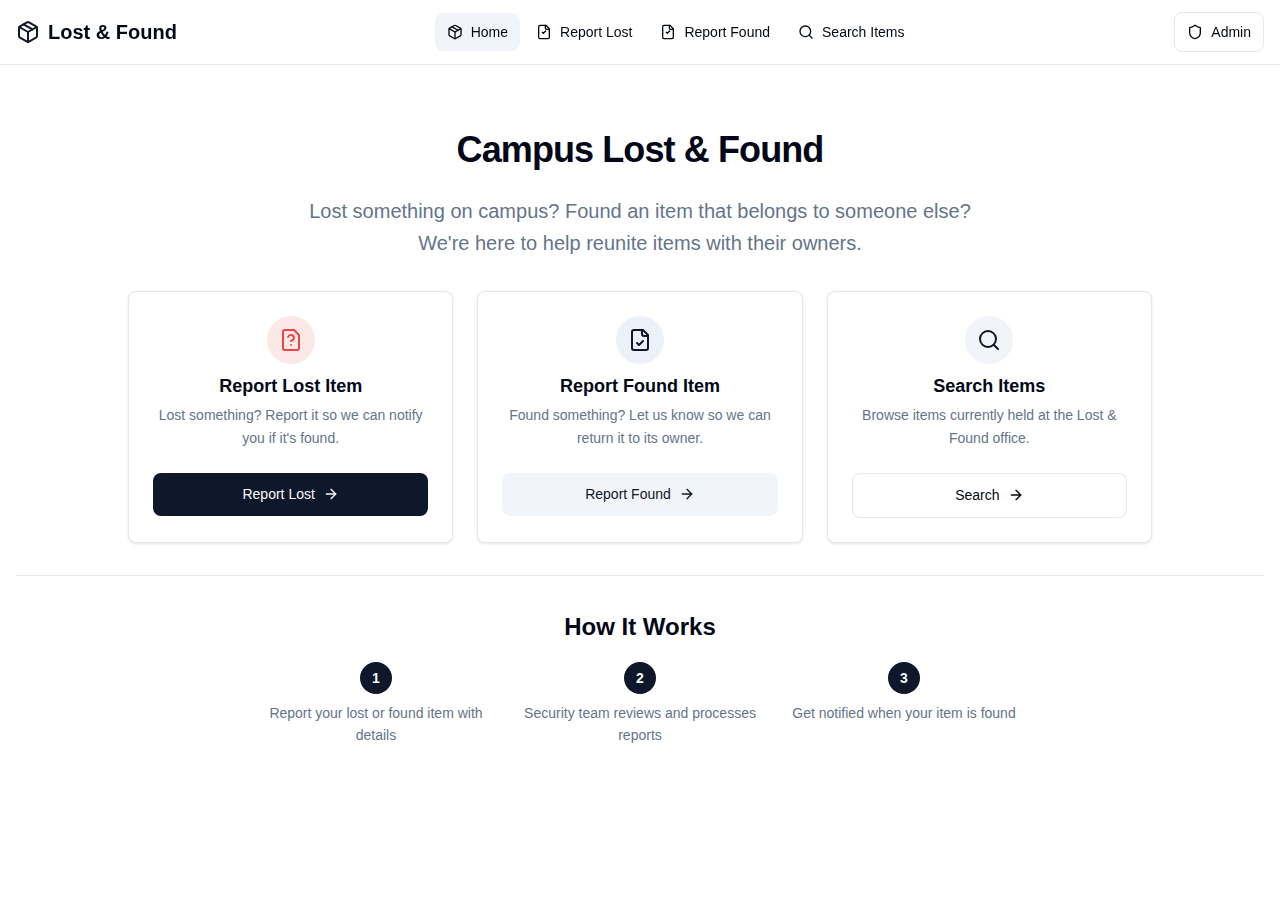
<file: public/index.html>
<!DOCTYPE html>
<html lang="en">
<head>
  <meta charset="UTF-8">
  <meta name="viewport" content="width=device-width, initial-scale=1.0">
  <meta name="description" content="Campus Lost and Found Management System - Report lost items, found items, and search for your belongings.">
  <title>Campus Lost & Found</title>
  <link rel="icon" href="favicon.ico">
  <link rel="stylesheet" href="styles.css">
</head>
<body>
  <!-- Header -->
  <header class="header">
    <div class="header-container">
      <a href="index.html" class="header-logo">
        <svg xmlns="http://www.w3.org/2000/svg" width="24" height="24" viewBox="0 0 24 24" fill="none" stroke="currentColor" stroke-width="2" stroke-linecap="round" stroke-linejoin="round"><path d="m7.5 4.27 9 5.15"/><path d="M21 8a2 2 0 0 0-1-1.73l-7-4a2 2 0 0 0-2 0l-7 4A2 2 0 0 0 3 8v8a2 2 0 0 0 1 1.73l7 4a2 2 0 0 0 2 0l7-4A2 2 0 0 0 21 16Z"/><path d="m3.3 7 8.7 5 8.7-5"/><path d="M12 22V12"/></svg>
        Lost & Found
      </a>
      
      <nav class="header-nav">
        <a href="index.html" class="nav-link active">
          <svg xmlns="http://www.w3.org/2000/svg" width="16" height="16" viewBox="0 0 24 24" fill="none" stroke="currentColor" stroke-width="2" stroke-linecap="round" stroke-linejoin="round"><path d="m7.5 4.27 9 5.15"/><path d="M21 8a2 2 0 0 0-1-1.73l-7-4a2 2 0 0 0-2 0l-7 4A2 2 0 0 0 3 8v8a2 2 0 0 0 1 1.73l7 4a2 2 0 0 0 2 0l7-4A2 2 0 0 0 21 16Z"/><path d="m3.3 7 8.7 5 8.7-5"/><path d="M12 22V12"/></svg>
          Home
        </a>
        <a href="report-lost.html" class="nav-link">
          <svg xmlns="http://www.w3.org/2000/svg" width="16" height="16" viewBox="0 0 24 24" fill="none" stroke="currentColor" stroke-width="2" stroke-linecap="round" stroke-linejoin="round"><path d="M15 2H6a2 2 0 0 0-2 2v16a2 2 0 0 0 2 2h12a2 2 0 0 0 2-2V7Z"/><path d="M14 2v4a2 2 0 0 0 2 2h4"/><path d="M9.5 12.5 11 14l3.5-3.5"/></svg>
          Report Lost
        </a>
        <a href="report-found.html" class="nav-link">
          <svg xmlns="http://www.w3.org/2000/svg" width="16" height="16" viewBox="0 0 24 24" fill="none" stroke="currentColor" stroke-width="2" stroke-linecap="round" stroke-linejoin="round"><path d="M15 2H6a2 2 0 0 0-2 2v16a2 2 0 0 0 2 2h12a2 2 0 0 0 2-2V7Z"/><path d="M14 2v4a2 2 0 0 0 2 2h4"/><path d="M9.5 12.5 11 14l3.5-3.5"/></svg>
          Report Found
        </a>
        <a href="search.html" class="nav-link">
          <svg xmlns="http://www.w3.org/2000/svg" width="16" height="16" viewBox="0 0 24 24" fill="none" stroke="currentColor" stroke-width="2" stroke-linecap="round" stroke-linejoin="round"><circle cx="11" cy="11" r="8"/><path d="m21 21-4.3-4.3"/></svg>
          Search Items
        </a>
      </nav>
      
      <a href="admin-login.html" class="admin-btn">
        <svg xmlns="http://www.w3.org/2000/svg" width="16" height="16" viewBox="0 0 24 24" fill="none" stroke="currentColor" stroke-width="2" stroke-linecap="round" stroke-linejoin="round"><path d="M20 13c0 5-3.5 7.5-7.66 8.95a1 1 0 0 1-.67-.01C7.5 20.5 4 18 4 13V6a1 1 0 0 1 1-1c2 0 4.5-1.2 6.24-2.72a1.17 1.17 0 0 1 1.52 0C14.51 3.81 17 5 19 5a1 1 0 0 1 1 1z"/></svg>
        <span class="hide-mobile">Admin</span>
      </a>
    </div>
  </header>

  <!-- Main Content -->
  <main class="main-content">
    <!-- Hero Section -->
    <section class="hero">
      <h1>Campus Lost & Found</h1>
      <p>Lost something on campus? Found an item that belongs to someone else? We're here to help reunite items with their owners.</p>
    </section>

    <!-- Action Cards -->
    <div class="grid-3" style="margin-bottom: 2rem;">
      <div class="card">
        <div class="card-header">
          <div class="card-icon destructive">
            <svg xmlns="http://www.w3.org/2000/svg" width="24" height="24" viewBox="0 0 24 24" fill="none" stroke="currentColor" stroke-width="2" stroke-linecap="round" stroke-linejoin="round"><path d="M12 17h.01"/><path d="M15 2H6a2 2 0 0 0-2 2v16a2 2 0 0 0 2 2h12a2 2 0 0 0 2-2V7z"/><path d="M9.1 9a3 3 0 0 1 5.82 1c0 2-3 3-3 3"/></svg>
          </div>
          <h3 class="card-title">Report Lost Item</h3>
          <p class="card-description">Lost something? Report it so we can notify you if it's found.</p>
        </div>
        <div class="card-content">
          <a href="report-lost.html" class="btn btn-primary">
            Report Lost
            <svg xmlns="http://www.w3.org/2000/svg" width="16" height="16" viewBox="0 0 24 24" fill="none" stroke="currentColor" stroke-width="2" stroke-linecap="round" stroke-linejoin="round"><path d="M5 12h14"/><path d="m12 5 7 7-7 7"/></svg>
          </a>
        </div>
      </div>

      <div class="card">
        <div class="card-header">
          <div class="card-icon primary">
            <svg xmlns="http://www.w3.org/2000/svg" width="24" height="24" viewBox="0 0 24 24" fill="none" stroke="currentColor" stroke-width="2" stroke-linecap="round" stroke-linejoin="round"><path d="M15 2H6a2 2 0 0 0-2 2v16a2 2 0 0 0 2 2h12a2 2 0 0 0 2-2V7Z"/><path d="M14 2v4a2 2 0 0 0 2 2h4"/><path d="m9 15 2 2 4-4"/></svg>
          </div>
          <h3 class="card-title">Report Found Item</h3>
          <p class="card-description">Found something? Let us know so we can return it to its owner.</p>
        </div>
        <div class="card-content">
          <a href="report-found.html" class="btn btn-secondary">
            Report Found
            <svg xmlns="http://www.w3.org/2000/svg" width="16" height="16" viewBox="0 0 24 24" fill="none" stroke="currentColor" stroke-width="2" stroke-linecap="round" stroke-linejoin="round"><path d="M5 12h14"/><path d="m12 5 7 7-7 7"/></svg>
          </a>
        </div>
      </div>

      <div class="card">
        <div class="card-header">
          <div class="card-icon accent">
            <svg xmlns="http://www.w3.org/2000/svg" width="24" height="24" viewBox="0 0 24 24" fill="none" stroke="currentColor" stroke-width="2" stroke-linecap="round" stroke-linejoin="round"><circle cx="11" cy="11" r="8"/><path d="m21 21-4.3-4.3"/></svg>
          </div>
          <h3 class="card-title">Search Items</h3>
          <p class="card-description">Browse items currently held at the Lost & Found office.</p>
        </div>
        <div class="card-content">
          <a href="search.html" class="btn btn-outline">
            Search
            <svg xmlns="http://www.w3.org/2000/svg" width="16" height="16" viewBox="0 0 24 24" fill="none" stroke="currentColor" stroke-width="2" stroke-linecap="round" stroke-linejoin="round"><path d="M5 12h14"/><path d="m12 5 7 7-7 7"/></svg>
          </a>
        </div>
      </div>
    </div>

    <!-- How It Works -->
    <section class="steps">
      <h2>How It Works</h2>
      <div class="steps-grid">
        <div class="step">
          <div class="step-number">1</div>
          <p>Report your lost or found item with details</p>
        </div>
        <div class="step">
          <div class="step-number">2</div>
          <p>Security team reviews and processes reports</p>
        </div>
        <div class="step">
          <div class="step-number">3</div>
          <p>Get notified when your item is found</p>
        </div>
      </div>
    </section>
  </main>

  <!-- Mobile Navigation -->
  <nav class="mobile-nav">
    <a href="index.html" class="mobile-nav-link active">
      <svg xmlns="http://www.w3.org/2000/svg" width="20" height="20" viewBox="0 0 24 24" fill="none" stroke="currentColor" stroke-width="2" stroke-linecap="round" stroke-linejoin="round"><path d="m3 9 9-7 9 7v11a2 2 0 0 1-2 2H5a2 2 0 0 1-2-2z"/><polyline points="9 22 9 12 15 12 15 22"/></svg>
      Home
    </a>
    <a href="report-lost.html" class="mobile-nav-link">
      <svg xmlns="http://www.w3.org/2000/svg" width="20" height="20" viewBox="0 0 24 24" fill="none" stroke="currentColor" stroke-width="2" stroke-linecap="round" stroke-linejoin="round"><path d="M15 2H6a2 2 0 0 0-2 2v16a2 2 0 0 0 2 2h12a2 2 0 0 0 2-2V7Z"/><path d="M14 2v4a2 2 0 0 0 2 2h4"/></svg>
      Lost
    </a>
    <a href="report-found.html" class="mobile-nav-link">
      <svg xmlns="http://www.w3.org/2000/svg" width="20" height="20" viewBox="0 0 24 24" fill="none" stroke="currentColor" stroke-width="2" stroke-linecap="round" stroke-linejoin="round"><path d="M15 2H6a2 2 0 0 0-2 2v16a2 2 0 0 0 2 2h12a2 2 0 0 0 2-2V7Z"/><path d="M14 2v4a2 2 0 0 0 2 2h4"/></svg>
      Found
    </a>
    <a href="search.html" class="mobile-nav-link">
      <svg xmlns="http://www.w3.org/2000/svg" width="20" height="20" viewBox="0 0 24 24" fill="none" stroke="currentColor" stroke-width="2" stroke-linecap="round" stroke-linejoin="round"><circle cx="11" cy="11" r="8"/><path d="m21 21-4.3-4.3"/></svg>
      Search
    </a>
  </nav>

  <script src="https://sql.js.org/dist/sql-wasm.js"></script>
  <script src="js/database.js"></script>
  <script>
    // Initialize database on page load
    initDatabase().catch(err => console.error('Database init failed:', err));
  </script>
</body>
</html>
</file>
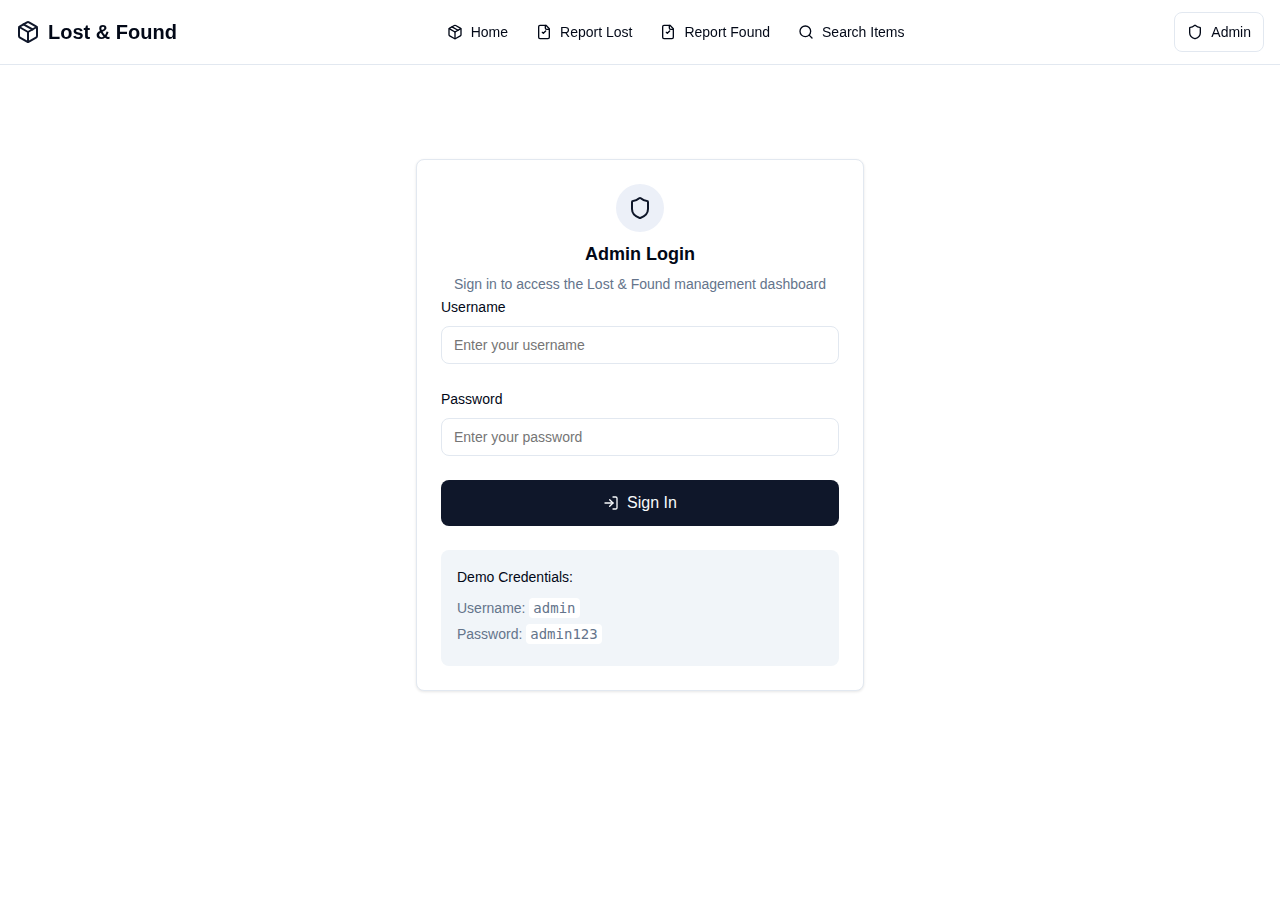
<file: public/admin-dashboard.html>
<!DOCTYPE html>
<html lang="en">
<head>
  <meta charset="UTF-8">
  <meta name="viewport" content="width=device-width, initial-scale=1.0">
  <meta name="description" content="Admin Dashboard - Campus Lost and Found Management System">
  <title>Admin Dashboard - Campus Lost & Found</title>
  <link rel="icon" href="favicon.ico">
  <link rel="stylesheet" href="styles.css">
</head>
<body>
  <!-- Header -->
  <header class="header">
    <div class="header-container">
      <a href="index.html" class="header-logo">
        <svg xmlns="http://www.w3.org/2000/svg" width="24" height="24" viewBox="0 0 24 24" fill="none" stroke="currentColor" stroke-width="2" stroke-linecap="round" stroke-linejoin="round"><path d="m7.5 4.27 9 5.15"/><path d="M21 8a2 2 0 0 0-1-1.73l-7-4a2 2 0 0 0-2 0l-7 4A2 2 0 0 0 3 8v8a2 2 0 0 0 1 1.73l7 4a2 2 0 0 0 2 0l7-4A2 2 0 0 0 21 16Z"/><path d="m3.3 7 8.7 5 8.7-5"/><path d="M12 22V12"/></svg>
        Lost & Found
      </a>
      
      <nav class="header-nav">
        <a href="index.html" class="nav-link">
          <svg xmlns="http://www.w3.org/2000/svg" width="16" height="16" viewBox="0 0 24 24" fill="none" stroke="currentColor" stroke-width="2" stroke-linecap="round" stroke-linejoin="round"><path d="m7.5 4.27 9 5.15"/><path d="M21 8a2 2 0 0 0-1-1.73l-7-4a2 2 0 0 0-2 0l-7 4A2 2 0 0 0 3 8v8a2 2 0 0 0 1 1.73l7 4a2 2 0 0 0 2 0l7-4A2 2 0 0 0 21 16Z"/><path d="m3.3 7 8.7 5 8.7-5"/><path d="M12 22V12"/></svg>
          Home
        </a>
        <a href="report-lost.html" class="nav-link">
          <svg xmlns="http://www.w3.org/2000/svg" width="16" height="16" viewBox="0 0 24 24" fill="none" stroke="currentColor" stroke-width="2" stroke-linecap="round" stroke-linejoin="round"><path d="M15 2H6a2 2 0 0 0-2 2v16a2 2 0 0 0 2 2h12a2 2 0 0 0 2-2V7Z"/><path d="M14 2v4a2 2 0 0 0 2 2h4"/><path d="M9.5 12.5 11 14l3.5-3.5"/></svg>
          Report Lost
        </a>
        <a href="report-found.html" class="nav-link">
          <svg xmlns="http://www.w3.org/2000/svg" width="16" height="16" viewBox="0 0 24 24" fill="none" stroke="currentColor" stroke-width="2" stroke-linecap="round" stroke-linejoin="round"><path d="M15 2H6a2 2 0 0 0-2 2v16a2 2 0 0 0 2 2h12a2 2 0 0 0 2-2V7Z"/><path d="M14 2v4a2 2 0 0 0 2 2h4"/><path d="M9.5 12.5 11 14l3.5-3.5"/></svg>
          Report Found
        </a>
        <a href="search.html" class="nav-link">
          <svg xmlns="http://www.w3.org/2000/svg" width="16" height="16" viewBox="0 0 24 24" fill="none" stroke="currentColor" stroke-width="2" stroke-linecap="round" stroke-linejoin="round"><circle cx="11" cy="11" r="8"/><path d="m21 21-4.3-4.3"/></svg>
          Search Items
        </a>
      </nav>
      
      <button onclick="logout()" class="admin-btn">
        <svg xmlns="http://www.w3.org/2000/svg" width="16" height="16" viewBox="0 0 24 24" fill="none" stroke="currentColor" stroke-width="2" stroke-linecap="round" stroke-linejoin="round"><path d="M9 21H5a2 2 0 0 1-2-2V5a2 2 0 0 1 2-2h4"/><polyline points="16 17 21 12 16 7"/><line x1="21" x2="9" y1="12" y2="12"/></svg>
        <span class="hide-mobile">Logout</span>
      </button>
    </div>
  </header>

  <!-- Main Content -->
  <main class="main-content">
    <!-- Dashboard Header -->
    <div class="dashboard-header">
      <div>
        <h1 style="font-size: 1.5rem; font-weight: 700;">Admin Dashboard</h1>
        <p class="text-muted">Manage lost and found items</p>
      </div>
      <button onclick="logout()" class="btn btn-outline" style="width: auto;">
        <svg xmlns="http://www.w3.org/2000/svg" width="16" height="16" viewBox="0 0 24 24" fill="none" stroke="currentColor" stroke-width="2" stroke-linecap="round" stroke-linejoin="round"><path d="M9 21H5a2 2 0 0 1-2-2V5a2 2 0 0 1 2-2h4"/><polyline points="16 17 21 12 16 7"/><line x1="21" x2="9" y1="12" y2="12"/></svg>
        Logout
      </button>
    </div>

    <!-- Stats -->
    <div class="stats-grid">
      <div class="card stat-card">
        <p class="stat-label">Total Items</p>
        <p class="stat-value" id="stat-total">0</p>
      </div>
      <div class="card stat-card">
        <p class="stat-label">Pending Review</p>
        <p class="stat-value destructive" id="stat-pending">0</p>
      </div>
      <div class="card stat-card">
        <p class="stat-label">Currently Held</p>
        <p class="stat-value primary" id="stat-held">0</p>
      </div>
      <div class="card stat-card">
        <p class="stat-label">Claimed</p>
        <p class="stat-value muted" id="stat-claimed">0</p>
      </div>
    </div>

    <!-- Filters -->
    <div class="card mb-4">
      <div class="card-content" style="padding-top: 1.5rem;">
        <div class="filters-row" style="flex-wrap: wrap;">
          <div class="search-container flex-1" style="min-width: 200px;">
            <svg class="search-icon" xmlns="http://www.w3.org/2000/svg" width="16" height="16" viewBox="0 0 24 24" fill="none" stroke="currentColor" stroke-width="2" stroke-linecap="round" stroke-linejoin="round"><circle cx="11" cy="11" r="8"/><path d="m21 21-4.3-4.3"/></svg>
            <input type="text" id="search-input" class="form-input search-input" 
              placeholder="Search items, reporters...">
          </div>
          <div style="display: flex; flex-wrap: wrap; gap: 0.5rem;">
            <div class="select-wrapper" style="min-width: 8rem;">
              <select id="type-filter" class="form-select">
                <option value="all">All Types</option>
                <option value="lost">Lost</option>
                <option value="found">Found</option>
              </select>
              <svg class="select-arrow" xmlns="http://www.w3.org/2000/svg" width="16" height="16" viewBox="0 0 24 24" fill="none" stroke="currentColor" stroke-width="2" stroke-linecap="round" stroke-linejoin="round"><path d="m6 9 6 6 6-6"/></svg>
            </div>
            <div class="select-wrapper" style="min-width: 10rem;">
              <select id="category-filter" class="form-select">
                <option value="all">All Categories</option>
                <option value="electronics">Electronics</option>
                <option value="clothing-bags">Clothing & Bags</option>
                <option value="school-supplies">School Supplies</option>
                <option value="personal-items">Personal Items</option>
              </select>
              <svg class="select-arrow" xmlns="http://www.w3.org/2000/svg" width="16" height="16" viewBox="0 0 24 24" fill="none" stroke="currentColor" stroke-width="2" stroke-linecap="round" stroke-linejoin="round"><path d="m6 9 6 6 6-6"/></svg>
            </div>
            <div class="select-wrapper" style="min-width: 8rem;">
              <select id="status-filter" class="form-select">
                <option value="all">All Status</option>
                <option value="pending">Pending</option>
                <option value="held">Held</option>
                <option value="claimed">Claimed</option>
                <option value="disposed">Disposed</option>
              </select>
              <svg class="select-arrow" xmlns="http://www.w3.org/2000/svg" width="16" height="16" viewBox="0 0 24 24" fill="none" stroke="currentColor" stroke-width="2" stroke-linecap="round" stroke-linejoin="round"><path d="m6 9 6 6 6-6"/></svg>
            </div>
            <button onclick="renderItems()" class="btn btn-outline btn-icon" title="Refresh">
              <svg xmlns="http://www.w3.org/2000/svg" width="16" height="16" viewBox="0 0 24 24" fill="none" stroke="currentColor" stroke-width="2" stroke-linecap="round" stroke-linejoin="round"><path d="M3 12a9 9 0 0 1 9-9 9.75 9.75 0 0 1 6.74 2.74L21 8"/><path d="M21 3v5h-5"/><path d="M21 12a9 9 0 0 1-9 9 9.75 9.75 0 0 1-6.74-2.74L3 16"/><path d="M8 16H3v5"/></svg>
            </button>
          </div>
        </div>
      </div>
    </div>

    <!-- Items Table -->
    <div class="card">
      <div id="table-container">
        <!-- Table will be rendered here -->
      </div>
      <div id="empty-state" class="empty-state hidden">
        <svg xmlns="http://www.w3.org/2000/svg" width="48" height="48" viewBox="0 0 24 24" fill="none" stroke="currentColor" stroke-width="2" stroke-linecap="round" stroke-linejoin="round"><path d="m7.5 4.27 9 5.15"/><path d="M21 8a2 2 0 0 0-1-1.73l-7-4a2 2 0 0 0-2 0l-7 4A2 2 0 0 0 3 8v8a2 2 0 0 0 1 1.73l7 4a2 2 0 0 0 2 0l7-4A2 2 0 0 0 21 16Z"/><path d="m3.3 7 8.7 5 8.7-5"/><path d="M12 22V12"/></svg>
        <h3>No items found</h3>
        <p id="empty-message">No items have been reported yet.</p>
      </div>
    </div>
  </main>

  <!-- Item Detail Modal -->
  <div id="modal-overlay" class="modal-overlay">
    <div class="modal">
      <button class="modal-close" onclick="closeModal()">
        <svg xmlns="http://www.w3.org/2000/svg" width="16" height="16" viewBox="0 0 24 24" fill="none" stroke="currentColor" stroke-width="2" stroke-linecap="round" stroke-linejoin="round"><path d="M18 6 6 18"/><path d="m6 6 12 12"/></svg>
      </button>
      <div class="modal-header">
        <div class="modal-title">
          <span id="modal-type-badge" class="badge badge-default">Lost</span>
          <span id="modal-category">Electronics</span>
        </div>
        <p class="modal-description" id="modal-date">Reported on Jan 1, 2024</p>
      </div>
      <div class="modal-body">
        <div class="detail-row">
          <p class="detail-label">Description</p>
          <p class="detail-value" id="modal-description"></p>
        </div>
        <div class="detail-grid">
          <div class="detail-row">
            <p class="detail-label">Location</p>
            <p class="detail-value" id="modal-location"></p>
          </div>
          <div class="detail-row">
            <p class="detail-label">Date</p>
            <p class="detail-value" id="modal-item-date"></p>
          </div>
        </div>
        <div class="detail-row border-t pt-6" style="margin-top: 1rem;">
          <p class="detail-label">Reporter</p>
          <p class="detail-value" style="font-weight: 500;" id="modal-reporter-name"></p>
          <p class="text-sm text-muted" id="modal-reporter-email"></p>
          <p class="text-sm text-muted" id="modal-reporter-phone"></p>
        </div>
        <div class="form-group" style="margin-top: 1rem;">
          <label class="form-label" for="modal-notes">Admin Notes</label>
          <textarea id="modal-notes" class="form-input form-textarea" 
            placeholder="Add notes about this item..."></textarea>
        </div>
      </div>
      <div class="modal-footer">
        <button onclick="deleteCurrentItem()" class="btn btn-destructive btn-sm" style="width: auto;">
          <svg xmlns="http://www.w3.org/2000/svg" width="14" height="14" viewBox="0 0 24 24" fill="none" stroke="currentColor" stroke-width="2" stroke-linecap="round" stroke-linejoin="round"><path d="M3 6h18"/><path d="M19 6v14c0 1-1 2-2 2H7c-1 0-2-1-2-2V6"/><path d="M8 6V4c0-1 1-2 2-2h4c1 0 2 1 2 2v2"/></svg>
          Delete
        </button>
        <div style="display: flex; gap: 0.5rem; flex: 1; justify-content: flex-end;">
          <button id="btn-mark-held" onclick="updateStatus('held')" class="btn btn-outline btn-sm" style="width: auto;">
            Mark as Held
          </button>
          <button id="btn-mark-claimed" onclick="updateStatus('claimed')" class="btn btn-primary btn-sm" style="width: auto;">
            <svg xmlns="http://www.w3.org/2000/svg" width="14" height="14" viewBox="0 0 24 24" fill="none" stroke="currentColor" stroke-width="2" stroke-linecap="round" stroke-linejoin="round"><polyline points="20 6 9 17 4 12"/></svg>
            Mark Claimed
          </button>
        </div>
      </div>
    </div>
  </div>

  <!-- Mobile Navigation -->
  <nav class="mobile-nav">
    <a href="index.html" class="mobile-nav-link">
      <svg xmlns="http://www.w3.org/2000/svg" width="20" height="20" viewBox="0 0 24 24" fill="none" stroke="currentColor" stroke-width="2" stroke-linecap="round" stroke-linejoin="round"><path d="m3 9 9-7 9 7v11a2 2 0 0 1-2 2H5a2 2 0 0 1-2-2z"/><polyline points="9 22 9 12 15 12 15 22"/></svg>
      Home
    </a>
    <a href="report-lost.html" class="mobile-nav-link">
      <svg xmlns="http://www.w3.org/2000/svg" width="20" height="20" viewBox="0 0 24 24" fill="none" stroke="currentColor" stroke-width="2" stroke-linecap="round" stroke-linejoin="round"><path d="M15 2H6a2 2 0 0 0-2 2v16a2 2 0 0 0 2 2h12a2 2 0 0 0 2-2V7Z"/><path d="M14 2v4a2 2 0 0 0 2 2h4"/></svg>
      Lost
    </a>
    <a href="report-found.html" class="mobile-nav-link">
      <svg xmlns="http://www.w3.org/2000/svg" width="20" height="20" viewBox="0 0 24 24" fill="none" stroke="currentColor" stroke-width="2" stroke-linecap="round" stroke-linejoin="round"><path d="M15 2H6a2 2 0 0 0-2 2v16a2 2 0 0 0 2 2h12a2 2 0 0 0 2-2V7Z"/><path d="M14 2v4a2 2 0 0 0 2 2h4"/></svg>
      Found
    </a>
    <a href="search.html" class="mobile-nav-link">
      <svg xmlns="http://www.w3.org/2000/svg" width="20" height="20" viewBox="0 0 24 24" fill="none" stroke="currentColor" stroke-width="2" stroke-linecap="round" stroke-linejoin="round"><circle cx="11" cy="11" r="8"/><path d="m21 21-4.3-4.3"/></svg>
      Search
    </a>
  </nav>

  <!-- Toast -->
  <div id="toast-container" class="toast-container">
    <div id="toast" class="toast">
      <div id="toast-title" class="toast-title"></div>
      <div id="toast-description" class="toast-description"></div>
    </div>
  </div>

  <script src="https://sql.js.org/dist/sql-wasm.js"></script>
  <script src="js/database.js"></script>
  <script>
    // Check auth
    if (!isAdminLoggedIn()) {
      window.location.href = 'admin-login.html';
    }

    let currentItem = null;
    let allItems = [];

    const searchInput = document.getElementById('search-input');
    const typeFilter = document.getElementById('type-filter');
    const categoryFilter = document.getElementById('category-filter');
    const statusFilter = document.getElementById('status-filter');
    const tableContainer = document.getElementById('table-container');
    const emptyState = document.getElementById('empty-state');
    const emptyMessage = document.getElementById('empty-message');

    function logout() {
      setAdminLoggedIn(false);
      showToast('Logged out', 'You have been logged out.');
      setTimeout(() => {
        window.location.href = 'admin-login.html';
      }, 500);
    }

    function updateStats() {
      const stats = getStats();
      document.getElementById('stat-total').textContent = stats.total;
      document.getElementById('stat-pending').textContent = stats.pending;
      document.getElementById('stat-held').textContent = stats.held;
      document.getElementById('stat-claimed').textContent = stats.claimed;
    }

    function getFilteredItems() {
      const search = searchInput.value.toLowerCase();
      const type = typeFilter.value;
      const category = categoryFilter.value;
      const status = statusFilter.value;

      return allItems.filter(item => {
        const matchesSearch = !search || 
          item.description.toLowerCase().includes(search) ||
          item.location.toLowerCase().includes(search) ||
          item.reporterName.toLowerCase().includes(search) ||
          item.reporterEmail.toLowerCase().includes(search);
        
        const matchesType = type === 'all' || item.type === type;
        const matchesCategory = category === 'all' || item.category === category;
        const matchesStatus = status === 'all' || item.status === status;

        return matchesSearch && matchesType && matchesCategory && matchesStatus;
      });
    }

    function getStatusBadgeClass(status) {
      switch (status) {
        case 'pending': return 'badge-secondary';
        case 'held': return 'badge-default';
        case 'claimed': return 'badge-outline';
        case 'disposed': return 'badge-destructive';
        default: return 'badge-secondary';
      }
    }

    function renderItems() {
      allItems = getAllItems();
      updateStats();
      
      const filteredItems = getFilteredItems();

      if (filteredItems.length === 0) {
        tableContainer.innerHTML = '';
        emptyState.classList.remove('hidden');
        emptyMessage.textContent = allItems.length === 0 
          ? "No items have been reported yet."
          : "Try adjusting your filters.";
        return;
      }

      emptyState.classList.add('hidden');

      tableContainer.innerHTML = `
        <div class="table-container">
          <table class="table">
            <thead>
              <tr>
                <th>Type</th>
                <th>Category</th>
                <th class="hide-md">Description</th>
                <th class="hide-lg">Reporter</th>
                <th>Date</th>
                <th>Status</th>
                <th style="text-align: right;">Actions</th>
              </tr>
            </thead>
            <tbody>
              ${filteredItems.map(item => `
                <tr>
                  <td>
                    <span class="badge ${item.type === 'lost' ? 'badge-destructive' : 'badge-default'}">
                      ${item.type === 'lost' ? 'Lost' : 'Found'}
                    </span>
                  </td>
                  <td style="font-weight: 500;">${CATEGORY_LABELS[item.category]}</td>
                  <td class="hide-md table-truncate">${item.description}</td>
                  <td class="hide-lg">${item.reporterName}</td>
                  <td>${formatDateShort(item.date)}</td>
                  <td>
                    <span class="badge ${getStatusBadgeClass(item.status)}">
                      ${STATUS_LABELS[item.status]}
                    </span>
                  </td>
                  <td style="text-align: right;">
                    <button onclick="openItem('${item.id}')" class="btn btn-ghost btn-icon" title="View details">
                      <svg xmlns="http://www.w3.org/2000/svg" width="16" height="16" viewBox="0 0 24 24" fill="none" stroke="currentColor" stroke-width="2" stroke-linecap="round" stroke-linejoin="round"><path d="M2 12s3-7 10-7 10 7 10 7-3 7-10 7-10-7-10-7Z"/><circle cx="12" cy="12" r="3"/></svg>
                    </button>
                  </td>
                </tr>
              `).join('')}
            </tbody>
          </table>
        </div>
      `;
    }

    function openItem(id) {
      currentItem = allItems.find(item => item.id === id);
      if (!currentItem) return;

      document.getElementById('modal-type-badge').textContent = currentItem.type === 'lost' ? 'Lost' : 'Found';
      document.getElementById('modal-type-badge').className = `badge ${currentItem.type === 'lost' ? 'badge-destructive' : 'badge-default'}`;
      document.getElementById('modal-category').textContent = CATEGORY_LABELS[currentItem.category];
      document.getElementById('modal-date').textContent = `Reported on ${formatDate(currentItem.createdAt)}`;
      document.getElementById('modal-description').textContent = currentItem.description;
      document.getElementById('modal-location').textContent = currentItem.location;
      document.getElementById('modal-item-date').textContent = formatDate(currentItem.date);
      document.getElementById('modal-reporter-name').textContent = currentItem.reporterName;
      document.getElementById('modal-reporter-email').textContent = currentItem.reporterEmail;
      document.getElementById('modal-reporter-phone').textContent = currentItem.reporterPhone || '';
      document.getElementById('modal-notes').value = currentItem.notes || '';

      // Show/hide status buttons based on current status
      document.getElementById('btn-mark-held').style.display = currentItem.status !== 'held' ? 'inline-flex' : 'none';
      document.getElementById('btn-mark-claimed').style.display = currentItem.status !== 'claimed' ? 'inline-flex' : 'none';

      document.getElementById('modal-overlay').classList.add('open');
    }

    function closeModal() {
      document.getElementById('modal-overlay').classList.remove('open');
      currentItem = null;
    }

    function updateStatus(newStatus) {
      if (!currentItem) return;
      
      const notes = document.getElementById('modal-notes').value;
      updateItem(currentItem.id, { status: newStatus, notes: notes });
      
      showToast('Status updated', `Item marked as ${STATUS_LABELS[newStatus]}.`);
      closeModal();
      renderItems();
    }

    function deleteCurrentItem() {
      if (!currentItem) return;
      
      if (confirm('Are you sure you want to delete this item?')) {
        deleteItem(currentItem.id);
        showToast('Item deleted', 'The item has been removed.');
        closeModal();
        renderItems();
      }
    }

    // Close modal on overlay click
    document.getElementById('modal-overlay').addEventListener('click', function(e) {
      if (e.target === this) {
        closeModal();
      }
    });

    // Close modal on escape key
    document.addEventListener('keydown', function(e) {
      if (e.key === 'Escape') {
        closeModal();
      }
    });

    // Event listeners for filters
    searchInput.addEventListener('input', renderItems);
    typeFilter.addEventListener('change', renderItems);
    categoryFilter.addEventListener('change', renderItems);
    statusFilter.addEventListener('change', renderItems);

    // Initialize database and render
    initDatabase().then(() => {
      renderItems();
    }).catch(err => console.error('Database init failed:', err));
  </script>
</body>
</html>
</file>
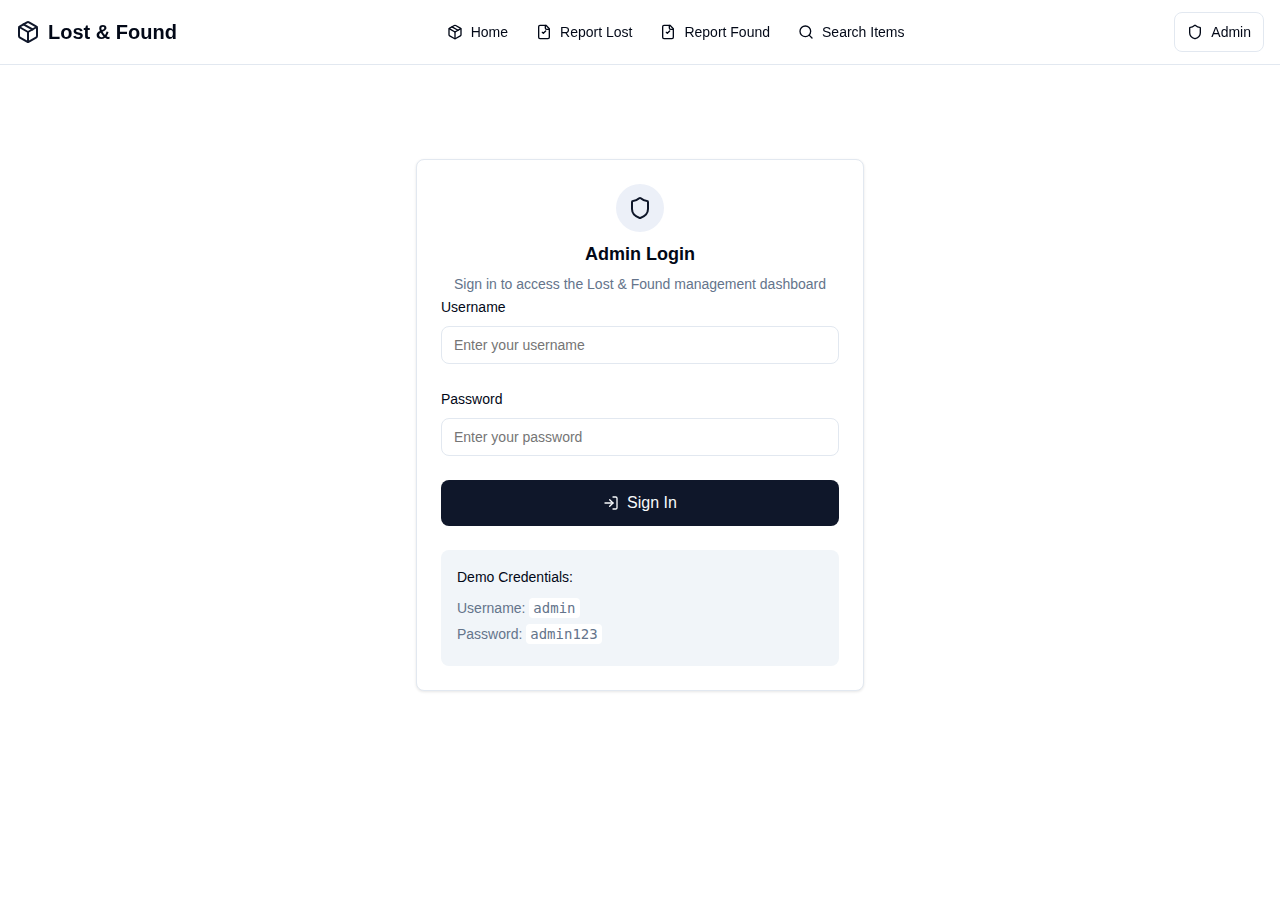
<file: public/admin-login.html>
<!DOCTYPE html>
<html lang="en">
<head>
  <meta charset="UTF-8">
  <meta name="viewport" content="width=device-width, initial-scale=1.0">
  <meta name="description" content="Admin login - Campus Lost and Found Management System">
  <title>Admin Login - Campus Lost & Found</title>
  <link rel="icon" href="favicon.ico">
  <link rel="stylesheet" href="styles.css">
</head>
<body>
  <!-- Header -->
  <header class="header">
    <div class="header-container">
      <a href="index.html" class="header-logo">
        <svg xmlns="http://www.w3.org/2000/svg" width="24" height="24" viewBox="0 0 24 24" fill="none" stroke="currentColor" stroke-width="2" stroke-linecap="round" stroke-linejoin="round"><path d="m7.5 4.27 9 5.15"/><path d="M21 8a2 2 0 0 0-1-1.73l-7-4a2 2 0 0 0-2 0l-7 4A2 2 0 0 0 3 8v8a2 2 0 0 0 1 1.73l7 4a2 2 0 0 0 2 0l7-4A2 2 0 0 0 21 16Z"/><path d="m3.3 7 8.7 5 8.7-5"/><path d="M12 22V12"/></svg>
        Lost & Found
      </a>
      
      <nav class="header-nav">
        <a href="index.html" class="nav-link">
          <svg xmlns="http://www.w3.org/2000/svg" width="16" height="16" viewBox="0 0 24 24" fill="none" stroke="currentColor" stroke-width="2" stroke-linecap="round" stroke-linejoin="round"><path d="m7.5 4.27 9 5.15"/><path d="M21 8a2 2 0 0 0-1-1.73l-7-4a2 2 0 0 0-2 0l-7 4A2 2 0 0 0 3 8v8a2 2 0 0 0 1 1.73l7 4a2 2 0 0 0 2 0l7-4A2 2 0 0 0 21 16Z"/><path d="m3.3 7 8.7 5 8.7-5"/><path d="M12 22V12"/></svg>
          Home
        </a>
        <a href="report-lost.html" class="nav-link">
          <svg xmlns="http://www.w3.org/2000/svg" width="16" height="16" viewBox="0 0 24 24" fill="none" stroke="currentColor" stroke-width="2" stroke-linecap="round" stroke-linejoin="round"><path d="M15 2H6a2 2 0 0 0-2 2v16a2 2 0 0 0 2 2h12a2 2 0 0 0 2-2V7Z"/><path d="M14 2v4a2 2 0 0 0 2 2h4"/><path d="M9.5 12.5 11 14l3.5-3.5"/></svg>
          Report Lost
        </a>
        <a href="report-found.html" class="nav-link">
          <svg xmlns="http://www.w3.org/2000/svg" width="16" height="16" viewBox="0 0 24 24" fill="none" stroke="currentColor" stroke-width="2" stroke-linecap="round" stroke-linejoin="round"><path d="M15 2H6a2 2 0 0 0-2 2v16a2 2 0 0 0 2 2h12a2 2 0 0 0 2-2V7Z"/><path d="M14 2v4a2 2 0 0 0 2 2h4"/><path d="M9.5 12.5 11 14l3.5-3.5"/></svg>
          Report Found
        </a>
        <a href="search.html" class="nav-link">
          <svg xmlns="http://www.w3.org/2000/svg" width="16" height="16" viewBox="0 0 24 24" fill="none" stroke="currentColor" stroke-width="2" stroke-linecap="round" stroke-linejoin="round"><circle cx="11" cy="11" r="8"/><path d="m21 21-4.3-4.3"/></svg>
          Search Items
        </a>
      </nav>
      
      <a href="admin-login.html" class="admin-btn">
        <svg xmlns="http://www.w3.org/2000/svg" width="16" height="16" viewBox="0 0 24 24" fill="none" stroke="currentColor" stroke-width="2" stroke-linecap="round" stroke-linejoin="round"><path d="M20 13c0 5-3.5 7.5-7.66 8.95a1 1 0 0 1-.67-.01C7.5 20.5 4 18 4 13V6a1 1 0 0 1 1-1c2 0 4.5-1.2 6.24-2.72a1.17 1.17 0 0 1 1.52 0C14.51 3.81 17 5 19 5a1 1 0 0 1 1 1z"/></svg>
        <span class="hide-mobile">Admin</span>
      </a>
    </div>
  </header>

  <!-- Main Content -->
  <main class="main-content login-container">
    <div class="card login-card">
      <div class="login-header">
        <div class="login-icon">
          <svg xmlns="http://www.w3.org/2000/svg" width="24" height="24" viewBox="0 0 24 24" fill="none" stroke="currentColor" stroke-width="2" stroke-linecap="round" stroke-linejoin="round"><path d="M20 13c0 5-3.5 7.5-7.66 8.95a1 1 0 0 1-.67-.01C7.5 20.5 4 18 4 13V6a1 1 0 0 1 1-1c2 0 4.5-1.2 6.24-2.72a1.17 1.17 0 0 1 1.52 0C14.51 3.81 17 5 19 5a1 1 0 0 1 1 1z"/></svg>
        </div>
        <h2 class="card-title">Admin Login</h2>
        <p class="card-description">Sign in to access the Lost & Found management dashboard</p>
      </div>
      <div class="card-content">
        <form id="login-form">
          <div class="form-group">
            <label class="form-label" for="username">Username</label>
            <input type="text" id="username" name="username" class="form-input" 
              placeholder="Enter your username" required>
            <p class="form-error hidden" id="username-error">Username is required</p>
          </div>

          <div class="form-group">
            <label class="form-label" for="password">Password</label>
            <input type="password" id="password" name="password" class="form-input" 
              placeholder="Enter your password" required>
            <p class="form-error hidden" id="password-error">Password is required</p>
          </div>

          <button type="submit" id="submit-btn" class="btn btn-primary btn-lg">
            <svg xmlns="http://www.w3.org/2000/svg" width="16" height="16" viewBox="0 0 24 24" fill="none" stroke="currentColor" stroke-width="2" stroke-linecap="round" stroke-linejoin="round"><path d="M15 3h4a2 2 0 0 1 2 2v14a2 2 0 0 1-2 2h-4"/><polyline points="10 17 15 12 10 7"/><line x1="15" x2="3" y1="12" y2="12"/></svg>
            Sign In
          </button>
        </form>

        <div class="demo-credentials">
          <p style="font-weight: 500; margin-bottom: 0.5rem;">Demo Credentials:</p>
          <p class="text-muted">Username: <code>admin</code></p>
          <p class="text-muted">Password: <code>admin123</code></p>
        </div>
      </div>
    </div>
  </main>

  <!-- Mobile Navigation -->
  <nav class="mobile-nav">
    <a href="index.html" class="mobile-nav-link">
      <svg xmlns="http://www.w3.org/2000/svg" width="20" height="20" viewBox="0 0 24 24" fill="none" stroke="currentColor" stroke-width="2" stroke-linecap="round" stroke-linejoin="round"><path d="m3 9 9-7 9 7v11a2 2 0 0 1-2 2H5a2 2 0 0 1-2-2z"/><polyline points="9 22 9 12 15 12 15 22"/></svg>
      Home
    </a>
    <a href="report-lost.html" class="mobile-nav-link">
      <svg xmlns="http://www.w3.org/2000/svg" width="20" height="20" viewBox="0 0 24 24" fill="none" stroke="currentColor" stroke-width="2" stroke-linecap="round" stroke-linejoin="round"><path d="M15 2H6a2 2 0 0 0-2 2v16a2 2 0 0 0 2 2h12a2 2 0 0 0 2-2V7Z"/><path d="M14 2v4a2 2 0 0 0 2 2h4"/></svg>
      Lost
    </a>
    <a href="report-found.html" class="mobile-nav-link">
      <svg xmlns="http://www.w3.org/2000/svg" width="20" height="20" viewBox="0 0 24 24" fill="none" stroke="currentColor" stroke-width="2" stroke-linecap="round" stroke-linejoin="round"><path d="M15 2H6a2 2 0 0 0-2 2v16a2 2 0 0 0 2 2h12a2 2 0 0 0 2-2V7Z"/><path d="M14 2v4a2 2 0 0 0 2 2h4"/></svg>
      Found
    </a>
    <a href="search.html" class="mobile-nav-link">
      <svg xmlns="http://www.w3.org/2000/svg" width="20" height="20" viewBox="0 0 24 24" fill="none" stroke="currentColor" stroke-width="2" stroke-linecap="round" stroke-linejoin="round"><circle cx="11" cy="11" r="8"/><path d="m21 21-4.3-4.3"/></svg>
      Search
    </a>
  </nav>

  <!-- Toast -->
  <div id="toast-container" class="toast-container">
    <div id="toast" class="toast">
      <div id="toast-title" class="toast-title"></div>
      <div id="toast-description" class="toast-description"></div>
    </div>
  </div>

  <script src="js/database.js"></script>
  <script>
    // Check if already logged in
    if (isAdminLoggedIn()) {
      window.location.href = 'admin-dashboard.html';
    }

    document.getElementById('login-form').addEventListener('submit', async function(e) {
      e.preventDefault();
      
      const username = document.getElementById('username').value.trim();
      const password = document.getElementById('password').value;
      const submitBtn = document.getElementById('submit-btn');

      // Validation
      let isValid = true;

      if (!username) {
        document.getElementById('username-error').classList.remove('hidden');
        isValid = false;
      } else {
        document.getElementById('username-error').classList.add('hidden');
      }

      if (!password) {
        document.getElementById('password-error').classList.remove('hidden');
        isValid = false;
      } else {
        document.getElementById('password-error').classList.add('hidden');
      }

      if (!isValid) return;

      // Simulate network delay
      submitBtn.disabled = true;
      submitBtn.innerHTML = '<span class="spinner" style="width: 1rem; height: 1rem; margin-right: 0.5rem;"></span> Signing in...';

      await new Promise(resolve => setTimeout(resolve, 500));

      if (validateAdmin(username, password)) {
        setAdminLoggedIn(true);
        showToast('Welcome back!', 'You have successfully logged in.');
        setTimeout(() => {
          window.location.href = 'admin-dashboard.html';
        }, 500);
      } else {
        showToast('Login failed', 'Invalid username or password.');
        submitBtn.disabled = false;
        submitBtn.innerHTML = `
          <svg xmlns="http://www.w3.org/2000/svg" width="16" height="16" viewBox="0 0 24 24" fill="none" stroke="currentColor" stroke-width="2" stroke-linecap="round" stroke-linejoin="round"><path d="M15 3h4a2 2 0 0 1 2 2v14a2 2 0 0 1-2 2h-4"/><polyline points="10 17 15 12 10 7"/><line x1="15" x2="3" y1="12" y2="12"/></svg>
          Sign In
        `;
      }
    });
  </script>
</body>
</html>
</file>
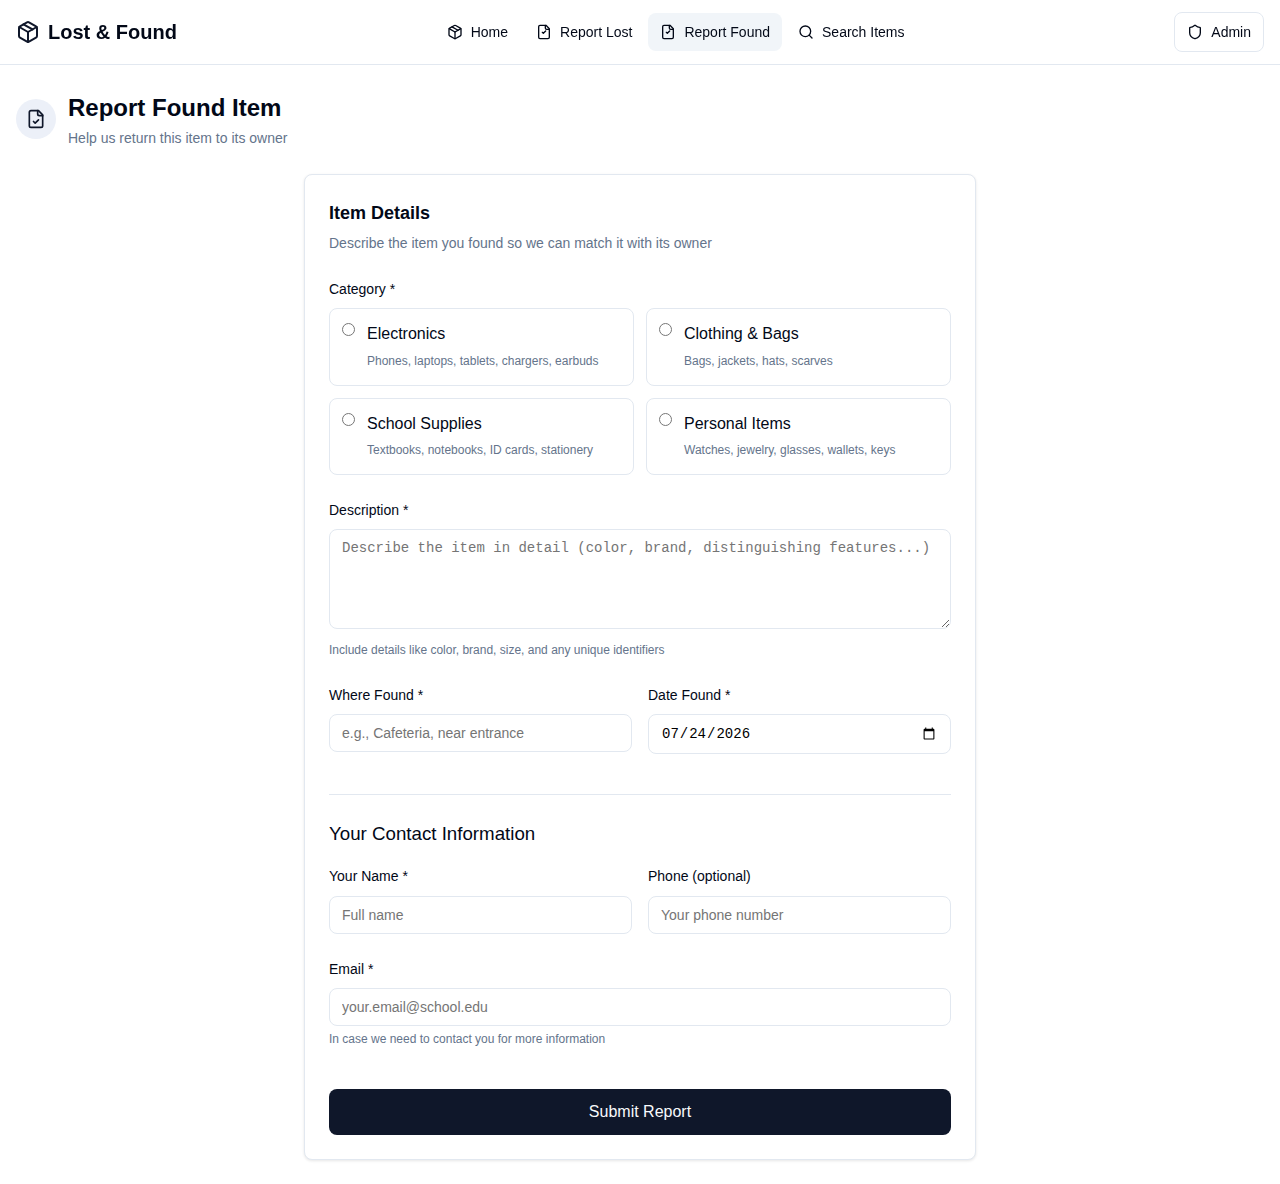
<file: public/report-found.html>
<!DOCTYPE html>
<html lang="en">
<head>
  <meta charset="UTF-8">
  <meta name="viewport" content="width=device-width, initial-scale=1.0">
  <meta name="description" content="Report a found item on campus - Campus Lost and Found Management System">
  <title>Report Found Item - Campus Lost & Found</title>
  <link rel="icon" href="favicon.ico">
  <link rel="stylesheet" href="styles.css">
</head>
<body>
  <!-- Header -->
  <header class="header">
    <div class="header-container">
      <a href="index.html" class="header-logo">
        <svg xmlns="http://www.w3.org/2000/svg" width="24" height="24" viewBox="0 0 24 24" fill="none" stroke="currentColor" stroke-width="2" stroke-linecap="round" stroke-linejoin="round"><path d="m7.5 4.27 9 5.15"/><path d="M21 8a2 2 0 0 0-1-1.73l-7-4a2 2 0 0 0-2 0l-7 4A2 2 0 0 0 3 8v8a2 2 0 0 0 1 1.73l7 4a2 2 0 0 0 2 0l7-4A2 2 0 0 0 21 16Z"/><path d="m3.3 7 8.7 5 8.7-5"/><path d="M12 22V12"/></svg>
        Lost & Found
      </a>
      
      <nav class="header-nav">
        <a href="index.html" class="nav-link">
          <svg xmlns="http://www.w3.org/2000/svg" width="16" height="16" viewBox="0 0 24 24" fill="none" stroke="currentColor" stroke-width="2" stroke-linecap="round" stroke-linejoin="round"><path d="m7.5 4.27 9 5.15"/><path d="M21 8a2 2 0 0 0-1-1.73l-7-4a2 2 0 0 0-2 0l-7 4A2 2 0 0 0 3 8v8a2 2 0 0 0 1 1.73l7 4a2 2 0 0 0 2 0l7-4A2 2 0 0 0 21 16Z"/><path d="m3.3 7 8.7 5 8.7-5"/><path d="M12 22V12"/></svg>
          Home
        </a>
        <a href="report-lost.html" class="nav-link">
          <svg xmlns="http://www.w3.org/2000/svg" width="16" height="16" viewBox="0 0 24 24" fill="none" stroke="currentColor" stroke-width="2" stroke-linecap="round" stroke-linejoin="round"><path d="M15 2H6a2 2 0 0 0-2 2v16a2 2 0 0 0 2 2h12a2 2 0 0 0 2-2V7Z"/><path d="M14 2v4a2 2 0 0 0 2 2h4"/><path d="M9.5 12.5 11 14l3.5-3.5"/></svg>
          Report Lost
        </a>
        <a href="report-found.html" class="nav-link active">
          <svg xmlns="http://www.w3.org/2000/svg" width="16" height="16" viewBox="0 0 24 24" fill="none" stroke="currentColor" stroke-width="2" stroke-linecap="round" stroke-linejoin="round"><path d="M15 2H6a2 2 0 0 0-2 2v16a2 2 0 0 0 2 2h12a2 2 0 0 0 2-2V7Z"/><path d="M14 2v4a2 2 0 0 0 2 2h4"/><path d="M9.5 12.5 11 14l3.5-3.5"/></svg>
          Report Found
        </a>
        <a href="search.html" class="nav-link">
          <svg xmlns="http://www.w3.org/2000/svg" width="16" height="16" viewBox="0 0 24 24" fill="none" stroke="currentColor" stroke-width="2" stroke-linecap="round" stroke-linejoin="round"><circle cx="11" cy="11" r="8"/><path d="m21 21-4.3-4.3"/></svg>
          Search Items
        </a>
      </nav>
      
      <a href="admin-login.html" class="admin-btn">
        <svg xmlns="http://www.w3.org/2000/svg" width="16" height="16" viewBox="0 0 24 24" fill="none" stroke="currentColor" stroke-width="2" stroke-linecap="round" stroke-linejoin="round"><path d="M20 13c0 5-3.5 7.5-7.66 8.95a1 1 0 0 1-.67-.01C7.5 20.5 4 18 4 13V6a1 1 0 0 1 1-1c2 0 4.5-1.2 6.24-2.72a1.17 1.17 0 0 1 1.52 0C14.51 3.81 17 5 19 5a1 1 0 0 1 1 1z"/></svg>
        <span class="hide-mobile">Admin</span>
      </a>
    </div>
  </header>

  <!-- Main Content -->
  <main class="main-content">
    <!-- Form View -->
    <div id="form-view">
      <div class="page-header">
        <div class="page-header-icon" style="background-color: hsl(222, 47%, 95%); color: var(--primary);">
          <svg xmlns="http://www.w3.org/2000/svg" width="20" height="20" viewBox="0 0 24 24" fill="none" stroke="currentColor" stroke-width="2" stroke-linecap="round" stroke-linejoin="round"><path d="M15 2H6a2 2 0 0 0-2 2v16a2 2 0 0 0 2 2h12a2 2 0 0 0 2-2V7Z"/><path d="M14 2v4a2 2 0 0 0 2 2h4"/><path d="m9 15 2 2 4-4"/></svg>
        </div>
        <div>
          <h1>Report Found Item</h1>
          <p>Help us return this item to its owner</p>
        </div>
      </div>

      <div class="card" style="max-width: 42rem; margin: 0 auto;">
        <div class="card-header" style="text-align: left;">
          <h3 class="card-title">Item Details</h3>
          <p class="card-description">Describe the item you found so we can match it with its owner</p>
        </div>
        <div class="card-content">
          <form id="found-form">
            <div class="form-group">
              <label class="form-label">Category *</label>
              <div class="radio-group" id="category-group">
                <label class="radio-item" data-value="electronics">
                  <input type="radio" name="category" value="electronics" class="radio-input" required>
                  <span class="radio-label">
                    <span class="radio-label-title">Electronics</span>
                    <span class="radio-label-description">Phones, laptops, tablets, chargers, earbuds</span>
                  </span>
                </label>
                <label class="radio-item" data-value="clothing-bags">
                  <input type="radio" name="category" value="clothing-bags" class="radio-input">
                  <span class="radio-label">
                    <span class="radio-label-title">Clothing & Bags</span>
                    <span class="radio-label-description">Bags, jackets, hats, scarves</span>
                  </span>
                </label>
                <label class="radio-item" data-value="school-supplies">
                  <input type="radio" name="category" value="school-supplies" class="radio-input">
                  <span class="radio-label">
                    <span class="radio-label-title">School Supplies</span>
                    <span class="radio-label-description">Textbooks, notebooks, ID cards, stationery</span>
                  </span>
                </label>
                <label class="radio-item" data-value="personal-items">
                  <input type="radio" name="category" value="personal-items" class="radio-input">
                  <span class="radio-label">
                    <span class="radio-label-title">Personal Items</span>
                    <span class="radio-label-description">Watches, jewelry, glasses, wallets, keys</span>
                  </span>
                </label>
              </div>
              <p class="form-error hidden" id="category-error">Please select a category</p>
            </div>

            <div class="form-group">
              <label class="form-label" for="description">Description *</label>
              <textarea id="description" name="description" class="form-input form-textarea" 
                placeholder="Describe the item in detail (color, brand, distinguishing features...)" required></textarea>
              <p class="form-description">Include details like color, brand, size, and any unique identifiers</p>
              <p class="form-error hidden" id="description-error">Please provide at least 10 characters</p>
            </div>

            <div class="grid-2">
              <div class="form-group">
                <label class="form-label" for="location">Where Found *</label>
                <input type="text" id="location" name="location" class="form-input" 
                  placeholder="e.g., Cafeteria, near entrance" required>
                <p class="form-error hidden" id="location-error">Please provide the location</p>
              </div>

              <div class="form-group">
                <label class="form-label" for="date">Date Found *</label>
                <input type="date" id="date" name="date" class="form-input" required>
                <p class="form-error hidden" id="date-error">Please select the date</p>
              </div>
            </div>

            <div class="border-t pt-6 mt-4">
              <h3 style="font-weight: 500; margin-bottom: 1rem;">Your Contact Information</h3>
              
              <div class="grid-2">
                <div class="form-group">
                  <label class="form-label" for="name">Your Name *</label>
                  <input type="text" id="name" name="name" class="form-input" 
                    placeholder="Full name" required>
                  <p class="form-error hidden" id="name-error">Please enter your name</p>
                </div>

                <div class="form-group">
                  <label class="form-label" for="phone">Phone (optional)</label>
                  <input type="tel" id="phone" name="phone" class="form-input" 
                    placeholder="Your phone number">
                </div>
              </div>

              <div class="form-group">
                <label class="form-label" for="email">Email *</label>
                <input type="email" id="email" name="email" class="form-input" 
                  placeholder="your.email@school.edu" required>
                <p class="form-description">In case we need to contact you for more information</p>
                <p class="form-error hidden" id="email-error">Please enter a valid email address</p>
              </div>
            </div>

            <button type="submit" class="btn btn-primary btn-lg" style="margin-top: 1rem;">
              Submit Report
            </button>
          </form>
        </div>
      </div>
    </div>

    <!-- Success View -->
    <div id="success-view" class="hidden">
      <div class="success-container">
        <div class="success-icon">
          <svg xmlns="http://www.w3.org/2000/svg" width="32" height="32" viewBox="0 0 24 24" fill="none" stroke="currentColor" stroke-width="2" stroke-linecap="round" stroke-linejoin="round"><path d="M22 11.08V12a10 10 0 1 1-5.93-9.14"/><polyline points="22 4 12 14.01 9 11.01"/></svg>
        </div>
        <h1>Thank You!</h1>
        <p>Your found item report has been submitted. Please bring the item to the Security Office so we can hold it for its owner.</p>
        <div class="success-buttons">
          <a href="index.html" class="btn btn-primary">Back to Home</a>
          <button onclick="resetForm()" class="btn btn-outline">Report Another Item</button>
        </div>
      </div>
    </div>
  </main>

  <!-- Mobile Navigation -->
  <nav class="mobile-nav">
    <a href="index.html" class="mobile-nav-link">
      <svg xmlns="http://www.w3.org/2000/svg" width="20" height="20" viewBox="0 0 24 24" fill="none" stroke="currentColor" stroke-width="2" stroke-linecap="round" stroke-linejoin="round"><path d="m3 9 9-7 9 7v11a2 2 0 0 1-2 2H5a2 2 0 0 1-2-2z"/><polyline points="9 22 9 12 15 12 15 22"/></svg>
      Home
    </a>
    <a href="report-lost.html" class="mobile-nav-link">
      <svg xmlns="http://www.w3.org/2000/svg" width="20" height="20" viewBox="0 0 24 24" fill="none" stroke="currentColor" stroke-width="2" stroke-linecap="round" stroke-linejoin="round"><path d="M15 2H6a2 2 0 0 0-2 2v16a2 2 0 0 0 2 2h12a2 2 0 0 0 2-2V7Z"/><path d="M14 2v4a2 2 0 0 0 2 2h4"/></svg>
      Lost
    </a>
    <a href="report-found.html" class="mobile-nav-link active">
      <svg xmlns="http://www.w3.org/2000/svg" width="20" height="20" viewBox="0 0 24 24" fill="none" stroke="currentColor" stroke-width="2" stroke-linecap="round" stroke-linejoin="round"><path d="M15 2H6a2 2 0 0 0-2 2v16a2 2 0 0 0 2 2h12a2 2 0 0 0 2-2V7Z"/><path d="M14 2v4a2 2 0 0 0 2 2h4"/></svg>
      Found
    </a>
    <a href="search.html" class="mobile-nav-link">
      <svg xmlns="http://www.w3.org/2000/svg" width="20" height="20" viewBox="0 0 24 24" fill="none" stroke="currentColor" stroke-width="2" stroke-linecap="round" stroke-linejoin="round"><circle cx="11" cy="11" r="8"/><path d="m21 21-4.3-4.3"/></svg>
      Search
    </a>
  </nav>

  <!-- Toast -->
  <div id="toast-container" class="toast-container">
    <div id="toast" class="toast">
      <div id="toast-title" class="toast-title"></div>
      <div id="toast-description" class="toast-description"></div>
    </div>
  </div>

  <script src="js/database.js"></script>
  <script>
    // Set default date to today
    document.getElementById('date').valueAsDate = new Date();
    document.getElementById('date').max = new Date().toISOString().split('T')[0];

    // Radio button styling
    document.querySelectorAll('.radio-item').forEach(item => {
      const input = item.querySelector('input');
      input.addEventListener('change', () => {
        document.querySelectorAll('.radio-item').forEach(i => i.classList.remove('selected'));
        if (input.checked) {
          item.classList.add('selected');
        }
      });
    });

    // Reset form
    function resetForm() {
      document.getElementById('found-form').reset();
      document.querySelectorAll('.radio-item').forEach(i => i.classList.remove('selected'));
      document.getElementById('date').valueAsDate = new Date();
      document.getElementById('success-view').classList.add('hidden');
      document.getElementById('form-view').classList.remove('hidden');
    }

    // Form submission
    document.getElementById('found-form').addEventListener('submit', function(e) {
      e.preventDefault();
      
      // Get form data
      const category = document.querySelector('input[name="category"]:checked')?.value;
      const description = document.getElementById('description').value.trim();
      const location = document.getElementById('location').value.trim();
      const date = document.getElementById('date').value;
      const name = document.getElementById('name').value.trim();
      const email = document.getElementById('email').value.trim();
      const phone = document.getElementById('phone').value.trim();

      // Validation
      let isValid = true;

      if (!category) {
        document.getElementById('category-error').classList.remove('hidden');
        isValid = false;
      } else {
        document.getElementById('category-error').classList.add('hidden');
      }

      if (description.length < 10) {
        document.getElementById('description-error').classList.remove('hidden');
        isValid = false;
      } else {
        document.getElementById('description-error').classList.add('hidden');
      }

      if (location.length < 3) {
        document.getElementById('location-error').classList.remove('hidden');
        isValid = false;
      } else {
        document.getElementById('location-error').classList.add('hidden');
      }

      if (!date) {
        document.getElementById('date-error').classList.remove('hidden');
        isValid = false;
      } else {
        document.getElementById('date-error').classList.add('hidden');
      }

      if (name.length < 2) {
        document.getElementById('name-error').classList.remove('hidden');
        isValid = false;
      } else {
        document.getElementById('name-error').classList.add('hidden');
      }

      if (!email || !/^[^\s@]+@[^\s@]+\.[^\s@]+$/.test(email)) {
        document.getElementById('email-error').classList.remove('hidden');
        isValid = false;
      } else {
        document.getElementById('email-error').classList.add('hidden');
      }

      if (!isValid) return;

      // Save to database
      insertItem({
        type: 'found',
        category: category,
        description: description,
        location: location,
        date: date,
        reporterName: name,
        reporterEmail: email,
        reporterPhone: phone || undefined,
        status: 'pending'
      });

      // Show success
      document.getElementById('form-view').classList.add('hidden');
      document.getElementById('success-view').classList.remove('hidden');
      
      showToast('Report submitted', 'Thank you for turning in the found item.');
    });
  </script>
</body>
</html>
</file>
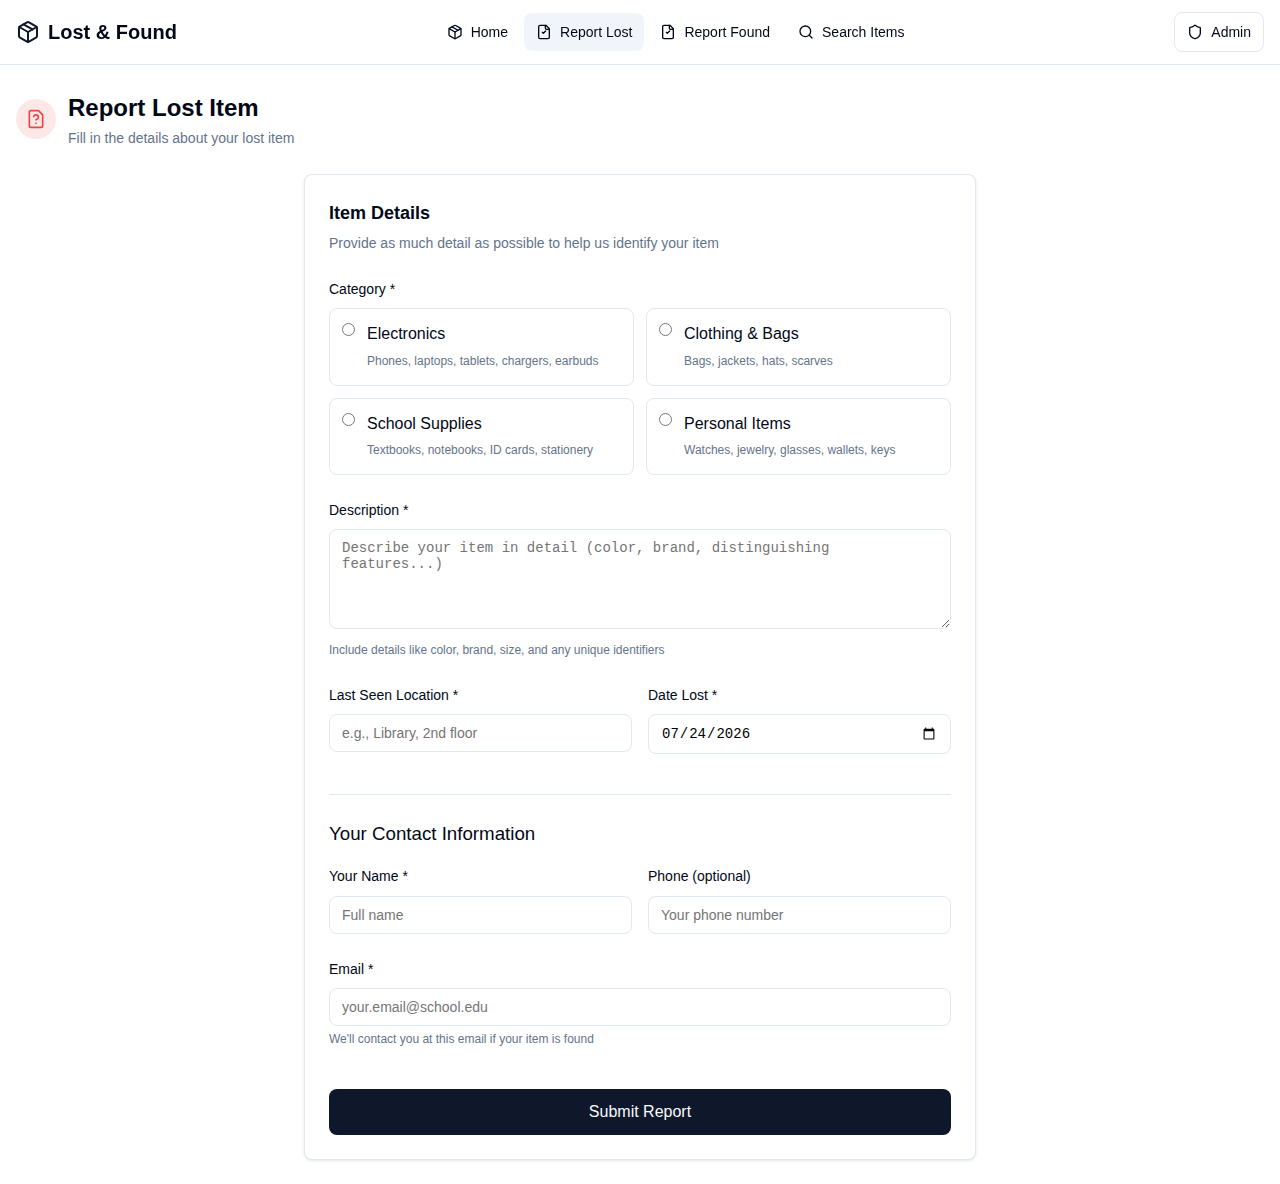
<file: public/report-lost.html>
<!DOCTYPE html>
<html lang="en">
<head>
  <meta charset="UTF-8">
  <meta name="viewport" content="width=device-width, initial-scale=1.0">
  <meta name="description" content="Report a lost item on campus - Campus Lost and Found Management System">
  <title>Report Lost Item - Campus Lost & Found</title>
  <link rel="icon" href="favicon.ico">
  <link rel="stylesheet" href="styles.css">
</head>
<body>
  <!-- Header -->
  <header class="header">
    <div class="header-container">
      <a href="index.html" class="header-logo">
        <svg xmlns="http://www.w3.org/2000/svg" width="24" height="24" viewBox="0 0 24 24" fill="none" stroke="currentColor" stroke-width="2" stroke-linecap="round" stroke-linejoin="round"><path d="m7.5 4.27 9 5.15"/><path d="M21 8a2 2 0 0 0-1-1.73l-7-4a2 2 0 0 0-2 0l-7 4A2 2 0 0 0 3 8v8a2 2 0 0 0 1 1.73l7 4a2 2 0 0 0 2 0l7-4A2 2 0 0 0 21 16Z"/><path d="m3.3 7 8.7 5 8.7-5"/><path d="M12 22V12"/></svg>
        Lost & Found
      </a>
      
      <nav class="header-nav">
        <a href="index.html" class="nav-link">
          <svg xmlns="http://www.w3.org/2000/svg" width="16" height="16" viewBox="0 0 24 24" fill="none" stroke="currentColor" stroke-width="2" stroke-linecap="round" stroke-linejoin="round"><path d="m7.5 4.27 9 5.15"/><path d="M21 8a2 2 0 0 0-1-1.73l-7-4a2 2 0 0 0-2 0l-7 4A2 2 0 0 0 3 8v8a2 2 0 0 0 1 1.73l7 4a2 2 0 0 0 2 0l7-4A2 2 0 0 0 21 16Z"/><path d="m3.3 7 8.7 5 8.7-5"/><path d="M12 22V12"/></svg>
          Home
        </a>
        <a href="report-lost.html" class="nav-link active">
          <svg xmlns="http://www.w3.org/2000/svg" width="16" height="16" viewBox="0 0 24 24" fill="none" stroke="currentColor" stroke-width="2" stroke-linecap="round" stroke-linejoin="round"><path d="M15 2H6a2 2 0 0 0-2 2v16a2 2 0 0 0 2 2h12a2 2 0 0 0 2-2V7Z"/><path d="M14 2v4a2 2 0 0 0 2 2h4"/><path d="M9.5 12.5 11 14l3.5-3.5"/></svg>
          Report Lost
        </a>
        <a href="report-found.html" class="nav-link">
          <svg xmlns="http://www.w3.org/2000/svg" width="16" height="16" viewBox="0 0 24 24" fill="none" stroke="currentColor" stroke-width="2" stroke-linecap="round" stroke-linejoin="round"><path d="M15 2H6a2 2 0 0 0-2 2v16a2 2 0 0 0 2 2h12a2 2 0 0 0 2-2V7Z"/><path d="M14 2v4a2 2 0 0 0 2 2h4"/><path d="M9.5 12.5 11 14l3.5-3.5"/></svg>
          Report Found
        </a>
        <a href="search.html" class="nav-link">
          <svg xmlns="http://www.w3.org/2000/svg" width="16" height="16" viewBox="0 0 24 24" fill="none" stroke="currentColor" stroke-width="2" stroke-linecap="round" stroke-linejoin="round"><circle cx="11" cy="11" r="8"/><path d="m21 21-4.3-4.3"/></svg>
          Search Items
        </a>
      </nav>
      
      <a href="admin-login.html" class="admin-btn">
        <svg xmlns="http://www.w3.org/2000/svg" width="16" height="16" viewBox="0 0 24 24" fill="none" stroke="currentColor" stroke-width="2" stroke-linecap="round" stroke-linejoin="round"><path d="M20 13c0 5-3.5 7.5-7.66 8.95a1 1 0 0 1-.67-.01C7.5 20.5 4 18 4 13V6a1 1 0 0 1 1-1c2 0 4.5-1.2 6.24-2.72a1.17 1.17 0 0 1 1.52 0C14.51 3.81 17 5 19 5a1 1 0 0 1 1 1z"/></svg>
        <span class="hide-mobile">Admin</span>
      </a>
    </div>
  </header>

  <!-- Main Content -->
  <main class="main-content">
    <!-- Form View -->
    <div id="form-view">
      <div class="page-header">
        <div class="page-header-icon" style="background-color: hsl(0, 84%, 95%); color: var(--destructive);">
          <svg xmlns="http://www.w3.org/2000/svg" width="20" height="20" viewBox="0 0 24 24" fill="none" stroke="currentColor" stroke-width="2" stroke-linecap="round" stroke-linejoin="round"><path d="M12 17h.01"/><path d="M15 2H6a2 2 0 0 0-2 2v16a2 2 0 0 0 2 2h12a2 2 0 0 0 2-2V7z"/><path d="M9.1 9a3 3 0 0 1 5.82 1c0 2-3 3-3 3"/></svg>
        </div>
        <div>
          <h1>Report Lost Item</h1>
          <p>Fill in the details about your lost item</p>
        </div>
      </div>

      <div class="card" style="max-width: 42rem; margin: 0 auto;">
        <div class="card-header" style="text-align: left;">
          <h3 class="card-title">Item Details</h3>
          <p class="card-description">Provide as much detail as possible to help us identify your item</p>
        </div>
        <div class="card-content">
          <form id="lost-form">
            <div class="form-group">
              <label class="form-label">Category *</label>
              <div class="radio-group" id="category-group">
                <label class="radio-item" data-value="electronics">
                  <input type="radio" name="category" value="electronics" class="radio-input" required>
                  <span class="radio-label">
                    <span class="radio-label-title">Electronics</span>
                    <span class="radio-label-description">Phones, laptops, tablets, chargers, earbuds</span>
                  </span>
                </label>
                <label class="radio-item" data-value="clothing-bags">
                  <input type="radio" name="category" value="clothing-bags" class="radio-input">
                  <span class="radio-label">
                    <span class="radio-label-title">Clothing & Bags</span>
                    <span class="radio-label-description">Bags, jackets, hats, scarves</span>
                  </span>
                </label>
                <label class="radio-item" data-value="school-supplies">
                  <input type="radio" name="category" value="school-supplies" class="radio-input">
                  <span class="radio-label">
                    <span class="radio-label-title">School Supplies</span>
                    <span class="radio-label-description">Textbooks, notebooks, ID cards, stationery</span>
                  </span>
                </label>
                <label class="radio-item" data-value="personal-items">
                  <input type="radio" name="category" value="personal-items" class="radio-input">
                  <span class="radio-label">
                    <span class="radio-label-title">Personal Items</span>
                    <span class="radio-label-description">Watches, jewelry, glasses, wallets, keys</span>
                  </span>
                </label>
              </div>
              <p class="form-error hidden" id="category-error">Please select a category</p>
            </div>

            <div class="form-group">
              <label class="form-label" for="description">Description *</label>
              <textarea id="description" name="description" class="form-input form-textarea" 
                placeholder="Describe your item in detail (color, brand, distinguishing features...)" required></textarea>
              <p class="form-description">Include details like color, brand, size, and any unique identifiers</p>
              <p class="form-error hidden" id="description-error">Please provide at least 10 characters</p>
            </div>

            <div class="grid-2">
              <div class="form-group">
                <label class="form-label" for="location">Last Seen Location *</label>
                <input type="text" id="location" name="location" class="form-input" 
                  placeholder="e.g., Library, 2nd floor" required>
                <p class="form-error hidden" id="location-error">Please provide the location</p>
              </div>

              <div class="form-group">
                <label class="form-label" for="date">Date Lost *</label>
                <input type="date" id="date" name="date" class="form-input" required>
                <p class="form-error hidden" id="date-error">Please select the date</p>
              </div>
            </div>

            <div class="border-t pt-6 mt-4">
              <h3 style="font-weight: 500; margin-bottom: 1rem;">Your Contact Information</h3>
              
              <div class="grid-2">
                <div class="form-group">
                  <label class="form-label" for="name">Your Name *</label>
                  <input type="text" id="name" name="name" class="form-input" 
                    placeholder="Full name" required>
                  <p class="form-error hidden" id="name-error">Please enter your name</p>
                </div>

                <div class="form-group">
                  <label class="form-label" for="phone">Phone (optional)</label>
                  <input type="tel" id="phone" name="phone" class="form-input" 
                    placeholder="Your phone number">
                </div>
              </div>

              <div class="form-group">
                <label class="form-label" for="email">Email *</label>
                <input type="email" id="email" name="email" class="form-input" 
                  placeholder="your.email@school.edu" required>
                <p class="form-description">We'll contact you at this email if your item is found</p>
                <p class="form-error hidden" id="email-error">Please enter a valid email address</p>
              </div>
            </div>

            <button type="submit" class="btn btn-primary btn-lg" style="margin-top: 1rem;">
              Submit Report
            </button>
          </form>
        </div>
      </div>
    </div>

    <!-- Success View -->
    <div id="success-view" class="hidden">
      <div class="success-container">
        <div class="success-icon">
          <svg xmlns="http://www.w3.org/2000/svg" width="32" height="32" viewBox="0 0 24 24" fill="none" stroke="currentColor" stroke-width="2" stroke-linecap="round" stroke-linejoin="round"><path d="M22 11.08V12a10 10 0 1 1-5.93-9.14"/><polyline points="22 4 12 14.01 9 11.01"/></svg>
        </div>
        <h1>Report Submitted</h1>
        <p>Thank you for submitting your lost item report. Our security team will review it and contact you if the item is found.</p>
        <div class="success-buttons">
          <a href="index.html" class="btn btn-primary">Back to Home</a>
          <a href="search.html" class="btn btn-outline">Search Found Items</a>
        </div>
      </div>
    </div>
  </main>

  <!-- Mobile Navigation -->
  <nav class="mobile-nav">
    <a href="index.html" class="mobile-nav-link">
      <svg xmlns="http://www.w3.org/2000/svg" width="20" height="20" viewBox="0 0 24 24" fill="none" stroke="currentColor" stroke-width="2" stroke-linecap="round" stroke-linejoin="round"><path d="m3 9 9-7 9 7v11a2 2 0 0 1-2 2H5a2 2 0 0 1-2-2z"/><polyline points="9 22 9 12 15 12 15 22"/></svg>
      Home
    </a>
    <a href="report-lost.html" class="mobile-nav-link active">
      <svg xmlns="http://www.w3.org/2000/svg" width="20" height="20" viewBox="0 0 24 24" fill="none" stroke="currentColor" stroke-width="2" stroke-linecap="round" stroke-linejoin="round"><path d="M15 2H6a2 2 0 0 0-2 2v16a2 2 0 0 0 2 2h12a2 2 0 0 0 2-2V7Z"/><path d="M14 2v4a2 2 0 0 0 2 2h4"/></svg>
      Lost
    </a>
    <a href="report-found.html" class="mobile-nav-link">
      <svg xmlns="http://www.w3.org/2000/svg" width="20" height="20" viewBox="0 0 24 24" fill="none" stroke="currentColor" stroke-width="2" stroke-linecap="round" stroke-linejoin="round"><path d="M15 2H6a2 2 0 0 0-2 2v16a2 2 0 0 0 2 2h12a2 2 0 0 0 2-2V7Z"/><path d="M14 2v4a2 2 0 0 0 2 2h4"/></svg>
      Found
    </a>
    <a href="search.html" class="mobile-nav-link">
      <svg xmlns="http://www.w3.org/2000/svg" width="20" height="20" viewBox="0 0 24 24" fill="none" stroke="currentColor" stroke-width="2" stroke-linecap="round" stroke-linejoin="round"><circle cx="11" cy="11" r="8"/><path d="m21 21-4.3-4.3"/></svg>
      Search
    </a>
  </nav>

  <!-- Toast -->
  <div id="toast-container" class="toast-container">
    <div id="toast" class="toast">
      <div id="toast-title" class="toast-title"></div>
      <div id="toast-description" class="toast-description"></div>
    </div>
  </div>

  <script src="js/database.js"></script>
  <script>
    // Set default date to today
    document.getElementById('date').valueAsDate = new Date();
    document.getElementById('date').max = new Date().toISOString().split('T')[0];

    // Radio button styling
    document.querySelectorAll('.radio-item').forEach(item => {
      const input = item.querySelector('input');
      input.addEventListener('change', () => {
        document.querySelectorAll('.radio-item').forEach(i => i.classList.remove('selected'));
        if (input.checked) {
          item.classList.add('selected');
        }
      });
    });

    // Form submission
    document.getElementById('lost-form').addEventListener('submit', function(e) {
      e.preventDefault();
      
      // Get form data
      const category = document.querySelector('input[name="category"]:checked')?.value;
      const description = document.getElementById('description').value.trim();
      const location = document.getElementById('location').value.trim();
      const date = document.getElementById('date').value;
      const name = document.getElementById('name').value.trim();
      const email = document.getElementById('email').value.trim();
      const phone = document.getElementById('phone').value.trim();

      // Validation
      let isValid = true;

      if (!category) {
        document.getElementById('category-error').classList.remove('hidden');
        isValid = false;
      } else {
        document.getElementById('category-error').classList.add('hidden');
      }

      if (description.length < 10) {
        document.getElementById('description-error').classList.remove('hidden');
        isValid = false;
      } else {
        document.getElementById('description-error').classList.add('hidden');
      }

      if (location.length < 3) {
        document.getElementById('location-error').classList.remove('hidden');
        isValid = false;
      } else {
        document.getElementById('location-error').classList.add('hidden');
      }

      if (!date) {
        document.getElementById('date-error').classList.remove('hidden');
        isValid = false;
      } else {
        document.getElementById('date-error').classList.add('hidden');
      }

      if (name.length < 2) {
        document.getElementById('name-error').classList.remove('hidden');
        isValid = false;
      } else {
        document.getElementById('name-error').classList.add('hidden');
      }

      if (!email || !/^[^\s@]+@[^\s@]+\.[^\s@]+$/.test(email)) {
        document.getElementById('email-error').classList.remove('hidden');
        isValid = false;
      } else {
        document.getElementById('email-error').classList.add('hidden');
      }

      if (!isValid) return;

      // Save to database
      insertItem({
        type: 'lost',
        category: category,
        description: description,
        location: location,
        date: date,
        reporterName: name,
        reporterEmail: email,
        reporterPhone: phone || undefined,
        status: 'pending'
      });

      // Show success
      document.getElementById('form-view').classList.add('hidden');
      document.getElementById('success-view').classList.remove('hidden');
      
      showToast('Report submitted', 'We will contact you if your item is found.');
    });
  </script>
</body>
</html>
</file>
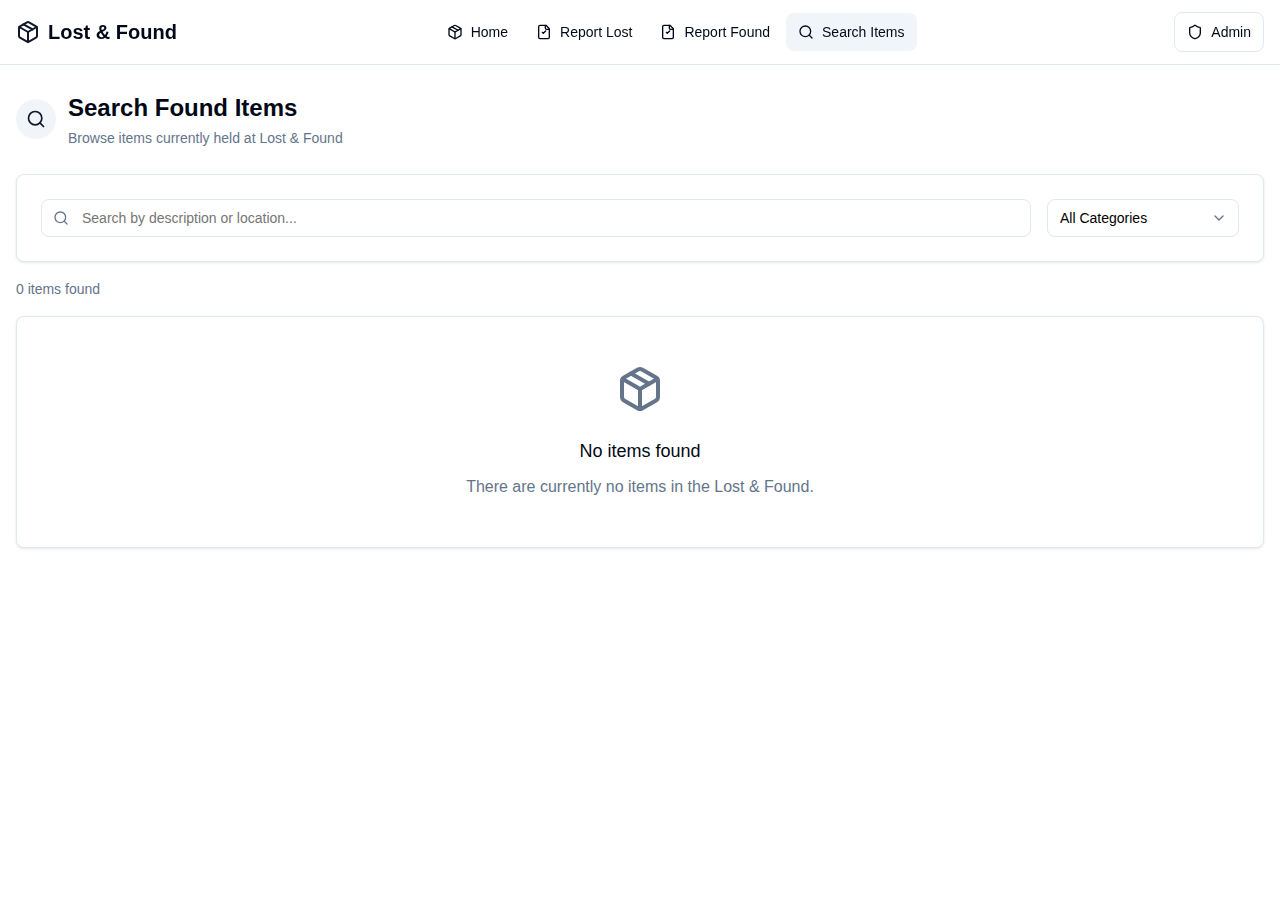
<file: public/search.html>
<!DOCTYPE html>
<html lang="en">
<head>
  <meta charset="UTF-8">
  <meta name="viewport" content="width=device-width, initial-scale=1.0">
  <meta name="description" content="Search for found items on campus - Campus Lost and Found Management System">
  <title>Search Found Items - Campus Lost & Found</title>
  <link rel="icon" href="favicon.ico">
  <link rel="stylesheet" href="styles.css">
</head>
<body>
  <!-- Header -->
  <header class="header">
    <div class="header-container">
      <a href="index.html" class="header-logo">
        <svg xmlns="http://www.w3.org/2000/svg" width="24" height="24" viewBox="0 0 24 24" fill="none" stroke="currentColor" stroke-width="2" stroke-linecap="round" stroke-linejoin="round"><path d="m7.5 4.27 9 5.15"/><path d="M21 8a2 2 0 0 0-1-1.73l-7-4a2 2 0 0 0-2 0l-7 4A2 2 0 0 0 3 8v8a2 2 0 0 0 1 1.73l7 4a2 2 0 0 0 2 0l7-4A2 2 0 0 0 21 16Z"/><path d="m3.3 7 8.7 5 8.7-5"/><path d="M12 22V12"/></svg>
        Lost & Found
      </a>
      
      <nav class="header-nav">
        <a href="index.html" class="nav-link">
          <svg xmlns="http://www.w3.org/2000/svg" width="16" height="16" viewBox="0 0 24 24" fill="none" stroke="currentColor" stroke-width="2" stroke-linecap="round" stroke-linejoin="round"><path d="m7.5 4.27 9 5.15"/><path d="M21 8a2 2 0 0 0-1-1.73l-7-4a2 2 0 0 0-2 0l-7 4A2 2 0 0 0 3 8v8a2 2 0 0 0 1 1.73l7 4a2 2 0 0 0 2 0l7-4A2 2 0 0 0 21 16Z"/><path d="m3.3 7 8.7 5 8.7-5"/><path d="M12 22V12"/></svg>
          Home
        </a>
        <a href="report-lost.html" class="nav-link">
          <svg xmlns="http://www.w3.org/2000/svg" width="16" height="16" viewBox="0 0 24 24" fill="none" stroke="currentColor" stroke-width="2" stroke-linecap="round" stroke-linejoin="round"><path d="M15 2H6a2 2 0 0 0-2 2v16a2 2 0 0 0 2 2h12a2 2 0 0 0 2-2V7Z"/><path d="M14 2v4a2 2 0 0 0 2 2h4"/><path d="M9.5 12.5 11 14l3.5-3.5"/></svg>
          Report Lost
        </a>
        <a href="report-found.html" class="nav-link">
          <svg xmlns="http://www.w3.org/2000/svg" width="16" height="16" viewBox="0 0 24 24" fill="none" stroke="currentColor" stroke-width="2" stroke-linecap="round" stroke-linejoin="round"><path d="M15 2H6a2 2 0 0 0-2 2v16a2 2 0 0 0 2 2h12a2 2 0 0 0 2-2V7Z"/><path d="M14 2v4a2 2 0 0 0 2 2h4"/><path d="M9.5 12.5 11 14l3.5-3.5"/></svg>
          Report Found
        </a>
        <a href="search.html" class="nav-link active">
          <svg xmlns="http://www.w3.org/2000/svg" width="16" height="16" viewBox="0 0 24 24" fill="none" stroke="currentColor" stroke-width="2" stroke-linecap="round" stroke-linejoin="round"><circle cx="11" cy="11" r="8"/><path d="m21 21-4.3-4.3"/></svg>
          Search Items
        </a>
      </nav>
      
      <a href="admin-login.html" class="admin-btn">
        <svg xmlns="http://www.w3.org/2000/svg" width="16" height="16" viewBox="0 0 24 24" fill="none" stroke="currentColor" stroke-width="2" stroke-linecap="round" stroke-linejoin="round"><path d="M20 13c0 5-3.5 7.5-7.66 8.95a1 1 0 0 1-.67-.01C7.5 20.5 4 18 4 13V6a1 1 0 0 1 1-1c2 0 4.5-1.2 6.24-2.72a1.17 1.17 0 0 1 1.52 0C14.51 3.81 17 5 19 5a1 1 0 0 1 1 1z"/></svg>
        <span class="hide-mobile">Admin</span>
      </a>
    </div>
  </header>

  <!-- Main Content -->
  <main class="main-content">
    <div class="page-header">
      <div class="page-header-icon" style="background-color: var(--accent); color: var(--accent-foreground);">
        <svg xmlns="http://www.w3.org/2000/svg" width="20" height="20" viewBox="0 0 24 24" fill="none" stroke="currentColor" stroke-width="2" stroke-linecap="round" stroke-linejoin="round"><circle cx="11" cy="11" r="8"/><path d="m21 21-4.3-4.3"/></svg>
      </div>
      <div>
        <h1>Search Found Items</h1>
        <p>Browse items currently held at Lost & Found</p>
      </div>
    </div>

    <!-- Search and Filters -->
    <div class="card mb-4">
      <div class="card-content" style="padding-top: 1.5rem;">
        <div class="filters-row">
          <div class="search-container flex-1">
            <svg class="search-icon" xmlns="http://www.w3.org/2000/svg" width="16" height="16" viewBox="0 0 24 24" fill="none" stroke="currentColor" stroke-width="2" stroke-linecap="round" stroke-linejoin="round"><circle cx="11" cy="11" r="8"/><path d="m21 21-4.3-4.3"/></svg>
            <input type="text" id="search-input" class="form-input search-input" 
              placeholder="Search by description or location...">
          </div>
          <div class="select-wrapper">
            <select id="category-filter" class="form-select">
              <option value="all">All Categories</option>
              <option value="electronics">Electronics</option>
              <option value="clothing-bags">Clothing & Bags</option>
              <option value="school-supplies">School Supplies</option>
              <option value="personal-items">Personal Items</option>
            </select>
            <svg class="select-arrow" xmlns="http://www.w3.org/2000/svg" width="16" height="16" viewBox="0 0 24 24" fill="none" stroke="currentColor" stroke-width="2" stroke-linecap="round" stroke-linejoin="round"><path d="m6 9 6 6 6-6"/></svg>
          </div>
        </div>
      </div>
    </div>

    <!-- Results -->
    <p class="text-sm text-muted mb-4" id="results-count">0 items found</p>

    <div id="items-container">
      <!-- Items will be rendered here -->
    </div>

    <!-- Empty state template -->
    <div id="empty-state" class="card hidden">
      <div class="empty-state">
        <svg xmlns="http://www.w3.org/2000/svg" width="48" height="48" viewBox="0 0 24 24" fill="none" stroke="currentColor" stroke-width="2" stroke-linecap="round" stroke-linejoin="round"><path d="m7.5 4.27 9 5.15"/><path d="M21 8a2 2 0 0 0-1-1.73l-7-4a2 2 0 0 0-2 0l-7 4A2 2 0 0 0 3 8v8a2 2 0 0 0 1 1.73l7 4a2 2 0 0 0 2 0l7-4A2 2 0 0 0 21 16Z"/><path d="m3.3 7 8.7 5 8.7-5"/><path d="M12 22V12"/></svg>
        <h3>No items found</h3>
        <p id="empty-message">There are currently no items in the Lost & Found.</p>
      </div>
    </div>
  </main>

  <!-- Mobile Navigation -->
  <nav class="mobile-nav">
    <a href="index.html" class="mobile-nav-link">
      <svg xmlns="http://www.w3.org/2000/svg" width="20" height="20" viewBox="0 0 24 24" fill="none" stroke="currentColor" stroke-width="2" stroke-linecap="round" stroke-linejoin="round"><path d="m3 9 9-7 9 7v11a2 2 0 0 1-2 2H5a2 2 0 0 1-2-2z"/><polyline points="9 22 9 12 15 12 15 22"/></svg>
      Home
    </a>
    <a href="report-lost.html" class="mobile-nav-link">
      <svg xmlns="http://www.w3.org/2000/svg" width="20" height="20" viewBox="0 0 24 24" fill="none" stroke="currentColor" stroke-width="2" stroke-linecap="round" stroke-linejoin="round"><path d="M15 2H6a2 2 0 0 0-2 2v16a2 2 0 0 0 2 2h12a2 2 0 0 0 2-2V7Z"/><path d="M14 2v4a2 2 0 0 0 2 2h4"/></svg>
      Lost
    </a>
    <a href="report-found.html" class="mobile-nav-link">
      <svg xmlns="http://www.w3.org/2000/svg" width="20" height="20" viewBox="0 0 24 24" fill="none" stroke="currentColor" stroke-width="2" stroke-linecap="round" stroke-linejoin="round"><path d="M15 2H6a2 2 0 0 0-2 2v16a2 2 0 0 0 2 2h12a2 2 0 0 0 2-2V7Z"/><path d="M14 2v4a2 2 0 0 0 2 2h4"/></svg>
      Found
    </a>
    <a href="search.html" class="mobile-nav-link active">
      <svg xmlns="http://www.w3.org/2000/svg" width="20" height="20" viewBox="0 0 24 24" fill="none" stroke="currentColor" stroke-width="2" stroke-linecap="round" stroke-linejoin="round"><circle cx="11" cy="11" r="8"/><path d="m21 21-4.3-4.3"/></svg>
      Search
    </a>
  </nav>

  <script src="js/database.js"></script>
  <script>
    const searchInput = document.getElementById('search-input');
    const categoryFilter = document.getElementById('category-filter');
    const itemsContainer = document.getElementById('items-container');
    const resultsCount = document.getElementById('results-count');
    const emptyState = document.getElementById('empty-state');
    const emptyMessage = document.getElementById('empty-message');

    function renderItems() {
      const query = searchInput.value;
      const category = categoryFilter.value === 'all' ? null : categoryFilter.value;
      const items = searchItems(query, category);

      resultsCount.textContent = `${items.length} item${items.length !== 1 ? 's' : ''} found`;

      if (items.length === 0) {
        itemsContainer.innerHTML = '';
        emptyState.classList.remove('hidden');
        emptyMessage.textContent = query === '' && !category
          ? "There are currently no items in the Lost & Found."
          : "Try adjusting your search or filters.";
        return;
      }

      emptyState.classList.add('hidden');
      
      itemsContainer.innerHTML = items.map(item => `
        <div class="card item-card" style="margin-bottom: 1rem;">
          <div class="item-card-header">
            <div>
              <h3 class="item-card-title">${CATEGORY_LABELS[item.category]}</h3>
              <p class="item-card-meta">Found on ${formatDate(item.date)} at ${item.location}</p>
            </div>
            <span class="badge ${item.status === 'held' ? 'badge-default' : 'badge-secondary'}">
              ${STATUS_LABELS[item.status]}
            </span>
          </div>
          <p class="item-card-description">${item.description}</p>
          <p class="item-card-footer">To claim this item, please visit the Security Office with valid ID.</p>
        </div>
      `).join('');
    }

    // Initial render
    renderItems();

    // Event listeners
    searchInput.addEventListener('input', renderItems);
    categoryFilter.addEventListener('change', renderItems);
  </script>
</body>
</html>
</file>
<file: public/styles.css>
/* Lost & Found Management System - CSS */

:root {
  --background: hsl(0, 0%, 100%);
  --foreground: hsl(222.2, 84%, 4.9%);
  --card: hsl(0, 0%, 100%);
  --card-foreground: hsl(222.2, 84%, 4.9%);
  --primary: hsl(222.2, 47.4%, 11.2%);
  --primary-foreground: hsl(210, 40%, 98%);
  --secondary: hsl(210, 40%, 96.1%);
  --secondary-foreground: hsl(222.2, 47.4%, 11.2%);
  --muted: hsl(210, 40%, 96.1%);
  --muted-foreground: hsl(215.4, 16.3%, 46.9%);
  --accent: hsl(210, 40%, 96.1%);
  --accent-foreground: hsl(222.2, 47.4%, 11.2%);
  --destructive: hsl(0, 84.2%, 60.2%);
  --destructive-foreground: hsl(210, 40%, 98%);
  --border: hsl(214.3, 31.8%, 91.4%);
  --input: hsl(214.3, 31.8%, 91.4%);
  --ring: hsl(222.2, 84%, 4.9%);
  --radius: 0.5rem;
}

* {
  margin: 0;
  padding: 0;
  box-sizing: border-box;
}

body {
  font-family: -apple-system, BlinkMacSystemFont, 'Segoe UI', Roboto, 'Helvetica Neue', Arial, sans-serif;
  background-color: var(--background);
  color: var(--foreground);
  line-height: 1.6;
  min-height: 100vh;
}

a {
  color: inherit;
  text-decoration: none;
}

/* Header */
.header {
  position: sticky;
  top: 0;
  z-index: 50;
  width: 100%;
  border-bottom: 1px solid var(--border);
  background-color: rgba(255, 255, 255, 0.95);
  backdrop-filter: blur(8px);
}

.header-container {
  max-width: 1280px;
  margin: 0 auto;
  padding: 0 1rem;
  display: flex;
  height: 4rem;
  align-items: center;
  justify-content: space-between;
}

.header-logo {
  display: flex;
  align-items: center;
  gap: 0.5rem;
  font-size: 1.25rem;
  font-weight: 700;
}

.header-logo svg {
  color: var(--primary);
}

.header-nav {
  display: none;
  align-items: center;
  gap: 0.25rem;
}

@media (min-width: 768px) {
  .header-nav {
    display: flex;
  }
}

.nav-link {
  display: flex;
  align-items: center;
  gap: 0.5rem;
  padding: 0.5rem 0.75rem;
  font-size: 0.875rem;
  border-radius: var(--radius);
  transition: background-color 0.2s;
}

.nav-link:hover {
  background-color: var(--secondary);
}

.nav-link.active {
  background-color: var(--secondary);
}

.admin-btn {
  display: flex;
  align-items: center;
  gap: 0.5rem;
  padding: 0.5rem 0.75rem;
  font-size: 0.875rem;
  border: 1px solid var(--border);
  border-radius: var(--radius);
  background: transparent;
  cursor: pointer;
  transition: background-color 0.2s;
}

.admin-btn:hover {
  background-color: var(--secondary);
}

/* Mobile Navigation */
.mobile-nav {
  position: fixed;
  bottom: 0;
  left: 0;
  right: 0;
  z-index: 50;
  border-top: 1px solid var(--border);
  background-color: var(--background);
  display: flex;
  justify-content: space-around;
  padding: 0.5rem 0;
}

@media (min-width: 768px) {
  .mobile-nav {
    display: none;
  }
}

.mobile-nav-link {
  display: flex;
  flex-direction: column;
  align-items: center;
  gap: 0.25rem;
  padding: 0.5rem 0.75rem;
  font-size: 0.75rem;
  color: var(--muted-foreground);
  transition: color 0.2s;
}

.mobile-nav-link.active {
  color: var(--primary);
}

.mobile-nav-link svg {
  width: 1.25rem;
  height: 1.25rem;
}

/* Main content */
.main-content {
  max-width: 1280px;
  margin: 0 auto;
  padding: 1.5rem 1rem 6rem;
}

@media (min-width: 768px) {
  .main-content {
    padding-bottom: 1.5rem;
  }
}

/* Hero Section */
.hero {
  text-align: center;
  padding: 2rem 0;
}

.hero h1 {
  font-size: 2.25rem;
  font-weight: 700;
  letter-spacing: -0.025em;
  margin-bottom: 1rem;
}

.hero p {
  font-size: 1.25rem;
  color: var(--muted-foreground);
  max-width: 42rem;
  margin: 0 auto;
}

/* Cards */
.card {
  background-color: var(--card);
  border: 1px solid var(--border);
  border-radius: var(--radius);
  box-shadow: 0 1px 3px rgba(0, 0, 0, 0.1);
  transition: box-shadow 0.2s;
}

.card:hover {
  box-shadow: 0 4px 12px rgba(0, 0, 0, 0.15);
}

.card-header {
  padding: 1.5rem;
  text-align: center;
}

.card-icon {
  width: 3rem;
  height: 3rem;
  border-radius: 50%;
  display: flex;
  align-items: center;
  justify-content: center;
  margin: 0 auto 0.5rem;
}

.card-icon.destructive {
  background-color: hsl(0, 84%, 95%);
  color: var(--destructive);
}

.card-icon.primary {
  background-color: hsl(222, 47%, 95%);
  color: var(--primary);
}

.card-icon.accent {
  background-color: var(--accent);
  color: var(--accent-foreground);
}

.card-title {
  font-size: 1.125rem;
  font-weight: 600;
  margin-bottom: 0.25rem;
}

.card-description {
  font-size: 0.875rem;
  color: var(--muted-foreground);
}

.card-content {
  padding: 0 1.5rem 1.5rem;
}

/* Buttons */
.btn {
  display: inline-flex;
  align-items: center;
  justify-content: center;
  gap: 0.5rem;
  padding: 0.625rem 1.25rem;
  font-size: 0.875rem;
  font-weight: 500;
  border-radius: var(--radius);
  border: none;
  cursor: pointer;
  transition: all 0.2s;
  width: 100%;
}

.btn-primary {
  background-color: var(--primary);
  color: var(--primary-foreground);
}

.btn-primary:hover {
  opacity: 0.9;
}

.btn-secondary {
  background-color: var(--secondary);
  color: var(--secondary-foreground);
}

.btn-secondary:hover {
  background-color: hsl(210, 40%, 92%);
}

.btn-outline {
  background: transparent;
  border: 1px solid var(--border);
  color: var(--foreground);
}

.btn-outline:hover {
  background-color: var(--secondary);
}

.btn-destructive {
  background-color: var(--destructive);
  color: var(--destructive-foreground);
}

.btn-destructive:hover {
  opacity: 0.9;
}

.btn-ghost {
  background: transparent;
  color: var(--foreground);
}

.btn-ghost:hover {
  background-color: var(--secondary);
}

.btn-lg {
  padding: 0.875rem 1.5rem;
  font-size: 1rem;
}

.btn-sm {
  padding: 0.375rem 0.75rem;
  font-size: 0.75rem;
}

.btn-icon {
  padding: 0.5rem;
  width: auto;
}

/* Grid layouts */
.grid-3 {
  display: grid;
  gap: 1.5rem;
  max-width: 64rem;
  margin: 0 auto;
}

@media (min-width: 768px) {
  .grid-3 {
    grid-template-columns: repeat(3, 1fr);
  }
}

.grid-2 {
  display: grid;
  gap: 1rem;
}

@media (min-width: 640px) {
  .grid-2 {
    grid-template-columns: repeat(2, 1fr);
  }
}

.grid-4 {
  display: grid;
  grid-template-columns: repeat(2, 1fr);
  gap: 1rem;
}

@media (min-width: 768px) {
  .grid-4 {
    grid-template-columns: repeat(4, 1fr);
  }
}

/* Steps section */
.steps {
  text-align: center;
  padding: 2rem 0;
  border-top: 1px solid var(--border);
}

.steps h2 {
  font-size: 1.5rem;
  font-weight: 600;
  margin-bottom: 1rem;
}

.steps-grid {
  display: grid;
  gap: 1.5rem;
  max-width: 48rem;
  margin: 0 auto;
}

@media (min-width: 768px) {
  .steps-grid {
    grid-template-columns: repeat(3, 1fr);
  }
}

.step {
  font-size: 0.875rem;
  color: var(--muted-foreground);
}

.step-number {
  width: 2rem;
  height: 2rem;
  border-radius: 50%;
  background-color: var(--primary);
  color: var(--primary-foreground);
  display: flex;
  align-items: center;
  justify-content: center;
  margin: 0 auto 0.5rem;
  font-weight: 700;
}

/* Forms */
.form-group {
  margin-bottom: 1.5rem;
}

.form-label {
  display: block;
  font-size: 0.875rem;
  font-weight: 500;
  margin-bottom: 0.5rem;
}

.form-input {
  width: 100%;
  padding: 0.625rem 0.75rem;
  font-size: 0.875rem;
  border: 1px solid var(--input);
  border-radius: var(--radius);
  background-color: var(--background);
  transition: border-color 0.2s, box-shadow 0.2s;
}

.form-input:focus {
  outline: none;
  border-color: var(--ring);
  box-shadow: 0 0 0 2px hsl(222.2 84% 4.9% / 0.1);
}

.form-textarea {
  min-height: 100px;
  resize: vertical;
}

.form-description {
  font-size: 0.75rem;
  color: var(--muted-foreground);
  margin-top: 0.25rem;
}

.form-error {
  font-size: 0.75rem;
  color: var(--destructive);
  margin-top: 0.25rem;
}

/* Radio group */
.radio-group {
  display: grid;
  gap: 0.75rem;
}

@media (min-width: 640px) {
  .radio-group {
    grid-template-columns: repeat(2, 1fr);
  }
}

.radio-item {
  display: flex;
  align-items: flex-start;
  gap: 0.75rem;
  padding: 0.75rem;
  border: 1px solid var(--border);
  border-radius: var(--radius);
  cursor: pointer;
  transition: background-color 0.2s;
}

.radio-item:hover {
  background-color: var(--accent);
}

.radio-item.selected {
  border-color: var(--primary);
  background-color: hsl(222, 47%, 97%);
}

.radio-input {
  margin-top: 0.125rem;
  accent-color: var(--primary);
}

.radio-label {
  flex: 1;
  cursor: pointer;
}

.radio-label-title {
  font-weight: 500;
  display: block;
}

.radio-label-description {
  font-size: 0.75rem;
  color: var(--muted-foreground);
}

/* Badges */
.badge {
  display: inline-flex;
  align-items: center;
  padding: 0.25rem 0.625rem;
  font-size: 0.75rem;
  font-weight: 500;
  border-radius: 9999px;
}

.badge-default {
  background-color: var(--primary);
  color: var(--primary-foreground);
}

.badge-secondary {
  background-color: var(--secondary);
  color: var(--secondary-foreground);
}

.badge-destructive {
  background-color: var(--destructive);
  color: var(--destructive-foreground);
}

.badge-outline {
  border: 1px solid var(--border);
  background: transparent;
}

/* Tables */
.table-container {
  overflow-x: auto;
}

.table {
  width: 100%;
  border-collapse: collapse;
  font-size: 0.875rem;
}

.table th {
  text-align: left;
  padding: 0.75rem 1rem;
  font-weight: 500;
  color: var(--muted-foreground);
  border-bottom: 1px solid var(--border);
}

.table td {
  padding: 0.75rem 1rem;
  border-bottom: 1px solid var(--border);
}

.table tr:hover {
  background-color: hsl(210, 40%, 98%);
}

.table-truncate {
  max-width: 200px;
  overflow: hidden;
  text-overflow: ellipsis;
  white-space: nowrap;
}

/* Page headers */
.page-header {
  display: flex;
  align-items: center;
  gap: 0.75rem;
  margin-bottom: 1.5rem;
}

.page-header-icon {
  width: 2.5rem;
  height: 2.5rem;
  border-radius: 50%;
  display: flex;
  align-items: center;
  justify-content: center;
}

.page-header h1 {
  font-size: 1.5rem;
  font-weight: 700;
}

.page-header p {
  color: var(--muted-foreground);
  font-size: 0.875rem;
}

/* Success message */
.success-container {
  max-width: 28rem;
  margin: 3rem auto;
  text-align: center;
}

.success-icon {
  width: 4rem;
  height: 4rem;
  border-radius: 50%;
  background-color: hsl(222, 47%, 95%);
  display: flex;
  align-items: center;
  justify-content: center;
  margin: 0 auto 1.5rem;
  color: var(--primary);
}

.success-container h1 {
  font-size: 1.5rem;
  font-weight: 700;
  margin-bottom: 1rem;
}

.success-container p {
  color: var(--muted-foreground);
  margin-bottom: 1.5rem;
}

.success-buttons {
  display: flex;
  gap: 1rem;
  justify-content: center;
}

.success-buttons .btn {
  width: auto;
}

/* Search page */
.search-container {
  position: relative;
}

.search-icon {
  position: absolute;
  left: 0.75rem;
  top: 50%;
  transform: translateY(-50%);
  color: var(--muted-foreground);
  pointer-events: none;
}

.search-input {
  padding-left: 2.5rem;
}

.filters-row {
  display: flex;
  flex-direction: column;
  gap: 1rem;
}

@media (min-width: 640px) {
  .filters-row {
    flex-direction: row;
  }
}

.select-wrapper {
  position: relative;
  min-width: 12rem;
}

.form-select {
  width: 100%;
  padding: 0.625rem 2rem 0.625rem 0.75rem;
  font-size: 0.875rem;
  border: 1px solid var(--input);
  border-radius: var(--radius);
  background-color: var(--background);
  appearance: none;
  cursor: pointer;
}

.select-arrow {
  position: absolute;
  right: 0.75rem;
  top: 50%;
  transform: translateY(-50%);
  pointer-events: none;
  color: var(--muted-foreground);
}

/* Items list */
.items-list {
  display: flex;
  flex-direction: column;
  gap: 1rem;
  margin-top: 1rem;
}

.item-card {
  padding: 1rem 1.5rem;
}

.item-card-header {
  display: flex;
  justify-content: space-between;
  align-items: flex-start;
  gap: 1rem;
  margin-bottom: 0.5rem;
}

.item-card-title {
  font-size: 1.125rem;
  font-weight: 600;
}

.item-card-meta {
  font-size: 0.875rem;
  color: var(--muted-foreground);
}

.item-card-description {
  font-size: 0.875rem;
  margin-bottom: 0.5rem;
}

.item-card-footer {
  font-size: 0.75rem;
  color: var(--muted-foreground);
}

/* Empty state */
.empty-state {
  padding: 3rem;
  text-align: center;
}

.empty-state svg {
  width: 3rem;
  height: 3rem;
  margin: 0 auto 1rem;
  color: var(--muted-foreground);
}

.empty-state h3 {
  font-size: 1.125rem;
  font-weight: 500;
  margin-bottom: 0.5rem;
}

.empty-state p {
  color: var(--muted-foreground);
}

/* Admin login */
.login-container {
  min-height: 80vh;
  display: flex;
  align-items: center;
  justify-content: center;
}

.login-card {
  width: 100%;
  max-width: 28rem;
}

.login-header {
  text-align: center;
  padding: 1.5rem 1.5rem 0;
}

.login-icon {
  width: 3rem;
  height: 3rem;
  border-radius: 50%;
  background-color: hsl(222, 47%, 95%);
  color: var(--primary);
  display: flex;
  align-items: center;
  justify-content: center;
  margin: 0 auto 0.5rem;
}

.demo-credentials {
  margin-top: 1.5rem;
  padding: 1rem;
  background-color: var(--muted);
  border-radius: var(--radius);
  font-size: 0.875rem;
}

.demo-credentials p {
  margin-bottom: 0.25rem;
}

.demo-credentials code {
  background-color: var(--background);
  padding: 0.125rem 0.25rem;
  border-radius: 0.25rem;
  font-family: monospace;
}

/* Dashboard */
.dashboard-header {
  display: flex;
  justify-content: space-between;
  align-items: center;
  margin-bottom: 1.5rem;
}

.stats-grid {
  display: grid;
  grid-template-columns: repeat(2, 1fr);
  gap: 1rem;
  margin-bottom: 1.5rem;
}

@media (min-width: 768px) {
  .stats-grid {
    grid-template-columns: repeat(4, 1fr);
  }
}

.stat-card {
  padding: 1rem 1.5rem;
}

.stat-label {
  font-size: 0.875rem;
  color: var(--muted-foreground);
}

.stat-value {
  font-size: 1.5rem;
  font-weight: 700;
}

.stat-value.destructive {
  color: var(--destructive);
}

.stat-value.primary {
  color: var(--primary);
}

.stat-value.muted {
  color: var(--muted-foreground);
}

/* Dialog/Modal */
.modal-overlay {
  position: fixed;
  inset: 0;
  background-color: rgba(0, 0, 0, 0.8);
  z-index: 100;
  display: none;
  align-items: center;
  justify-content: center;
  padding: 1rem;
}

.modal-overlay.open {
  display: flex;
}

.modal {
  background-color: var(--background);
  border-radius: var(--radius);
  width: 100%;
  max-width: 32rem;
  max-height: 90vh;
  overflow-y: auto;
  position: relative;
}

.modal-header {
  padding: 1.5rem;
  border-bottom: 1px solid var(--border);
}

.modal-title {
  font-size: 1.125rem;
  font-weight: 600;
  display: flex;
  align-items: center;
  gap: 0.5rem;
}

.modal-description {
  font-size: 0.875rem;
  color: var(--muted-foreground);
  margin-top: 0.25rem;
}

.modal-body {
  padding: 1.5rem;
}

.modal-footer {
  padding: 1rem 1.5rem;
  border-top: 1px solid var(--border);
  display: flex;
  flex-wrap: wrap;
  gap: 0.5rem;
  justify-content: flex-end;
}

.modal-close {
  position: absolute;
  right: 1rem;
  top: 1rem;
  background: none;
  border: none;
  cursor: pointer;
  padding: 0.25rem;
  color: var(--muted-foreground);
}

.modal-close:hover {
  color: var(--foreground);
}

/* Detail rows */
.detail-row {
  margin-bottom: 1rem;
}

.detail-label {
  font-size: 0.75rem;
  color: var(--muted-foreground);
  text-transform: uppercase;
  letter-spacing: 0.025em;
}

.detail-value {
  margin-top: 0.25rem;
}

.detail-grid {
  display: grid;
  grid-template-columns: repeat(2, 1fr);
  gap: 1rem;
}

/* Toast notifications */
.toast-container {
  position: fixed;
  bottom: 5rem;
  right: 1rem;
  z-index: 200;
}

@media (min-width: 768px) {
  .toast-container {
    bottom: 1rem;
  }
}

.toast {
  background-color: var(--foreground);
  color: var(--background);
  padding: 1rem 1.5rem;
  border-radius: var(--radius);
  box-shadow: 0 4px 12px rgba(0, 0, 0, 0.15);
  display: none;
  max-width: 20rem;
}

.toast.show {
  display: block;
  animation: slideIn 0.3s ease;
}

.toast-title {
  font-weight: 600;
  margin-bottom: 0.25rem;
}

.toast-description {
  font-size: 0.875rem;
  opacity: 0.9;
}

@keyframes slideIn {
  from {
    transform: translateX(100%);
    opacity: 0;
  }
  to {
    transform: translateX(0);
    opacity: 1;
  }
}

/* Utilities */
.hidden {
  display: none !important;
}

.text-muted {
  color: var(--muted-foreground);
}

.text-sm {
  font-size: 0.875rem;
}

.text-xs {
  font-size: 0.75rem;
}

.mt-4 {
  margin-top: 1rem;
}

.mb-4 {
  margin-bottom: 1rem;
}

.pt-6 {
  padding-top: 1.5rem;
}

.border-t {
  border-top: 1px solid var(--border);
}

.flex-1 {
  flex: 1;
}

.gap-4 {
  gap: 1rem;
}

.text-center {
  text-align: center;
}

/* Hide on mobile */
@media (max-width: 767px) {
  .hide-mobile {
    display: none !important;
  }
}

/* Hide on desktop */
@media (min-width: 768px) {
  .hide-desktop {
    display: none !important;
  }
}

/* Responsive table cells */
@media (max-width: 1023px) {
  .hide-lg {
    display: none;
  }
}

@media (max-width: 767px) {
  .hide-md {
    display: none;
  }
}

/* Loading state */
.loading {
  display: flex;
  align-items: center;
  justify-content: center;
  min-height: 200px;
  color: var(--muted-foreground);
}

.spinner {
  width: 2rem;
  height: 2rem;
  border: 3px solid var(--border);
  border-top-color: var(--primary);
  border-radius: 50%;
  animation: spin 1s linear infinite;
}

@keyframes spin {
  to {
    transform: rotate(360deg);
  }
}
</file>
